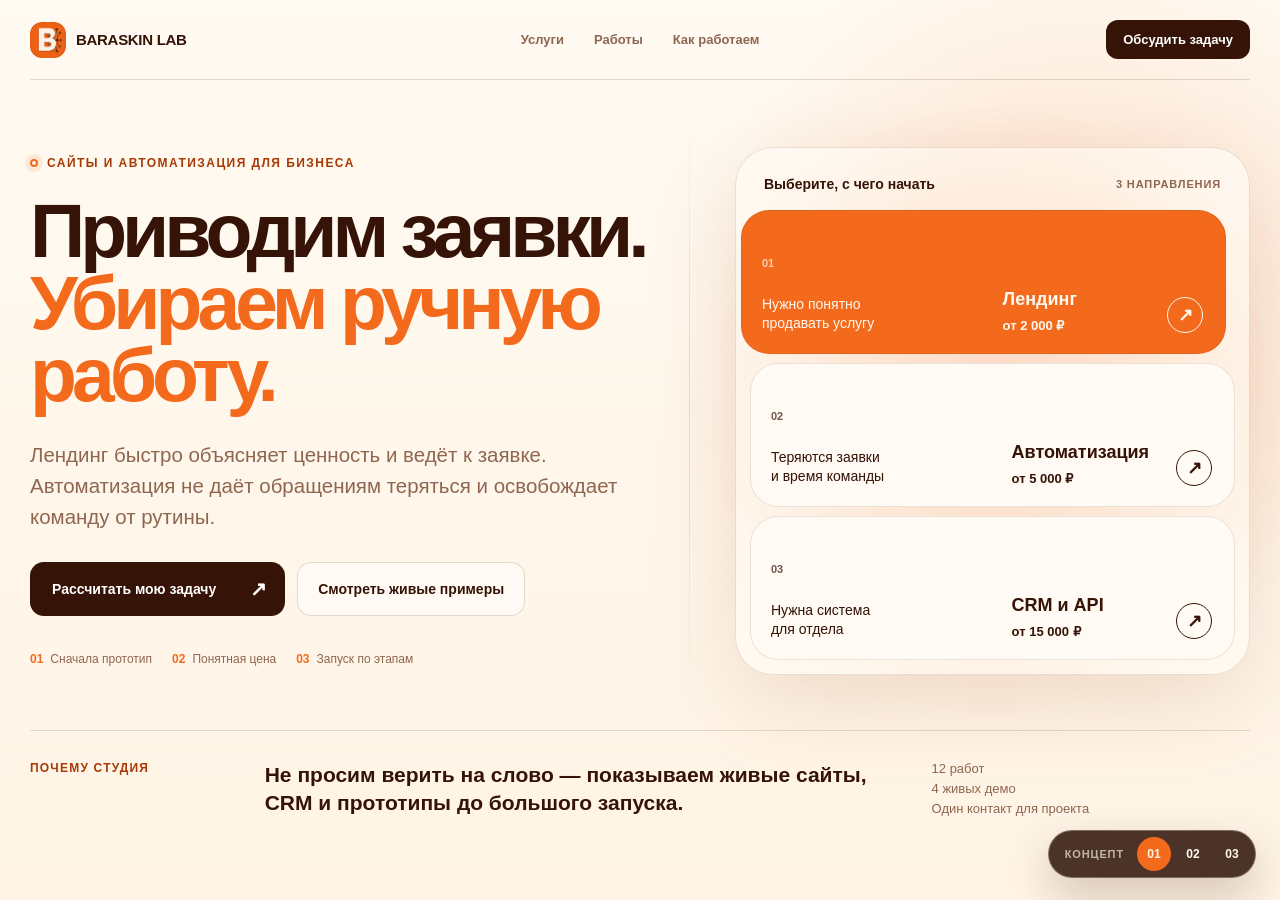
<file: concepts/index.html>
<!doctype html>
<html lang="ru">
  <head>
    <meta charset="UTF-8" />
    <meta name="viewport" content="width=device-width, initial-scale=1.0" />
    <title>BARASKIN LAB — три направления редизайна</title>
    <meta
      name="description"
      content="Три визуальных направления нового сайта BARASKIN LAB: коммерческое, студийное и интерактивное."
    />
    <meta name="theme-color" content="#f36a1d" />
    <link rel="icon" type="image/png" href="../assets/baraskin-lab-logo-clean.png" />
    <link rel="stylesheet" href="styles.css?v=20260724-1" />
  </head>
  <body data-concept="clear">
    <aside class="concept-switcher" aria-label="Выбор концепта">
      <span>Концепт</span>
      <button class="switch-button is-active" type="button" data-switch="clear">01</button>
      <button class="switch-button" type="button" data-switch="studio">02</button>
      <button class="switch-button" type="button" data-switch="route">03</button>
    </aside>

    <main>
      <section class="concept concept-clear" data-view="clear">
        <header class="clear-nav">
          <a class="concept-brand" href="#" aria-label="BARASKIN LAB">
            <img src="../assets/baraskin-lab-logo-clean.png" alt="" />
            <strong>BARASKIN LAB</strong>
          </a>
          <nav aria-label="Навигация концепта 1">
            <a href="#clear-services">Услуги</a>
            <a href="#clear-proof">Работы</a>
            <a href="#clear-process">Как работаем</a>
          </nav>
          <a class="clear-nav-cta" href="https://t.me/+79851284487" target="_blank" rel="noopener">Обсудить задачу</a>
        </header>

        <div class="clear-hero">
          <div class="clear-copy">
            <p class="micro-label"><i></i> Сайты и автоматизация для бизнеса</p>
            <h1>Приводим заявки.<br /><span>Убираем ручную работу.</span></h1>
            <p class="clear-lead">
              Лендинг быстро объясняет ценность и ведёт к заявке. Автоматизация не даёт обращениям теряться и освобождает команду от рутины.
            </p>
            <div class="clear-actions">
              <a class="clear-primary" href="https://t.me/+79851284487" target="_blank" rel="noopener">
                Рассчитать мою задачу
                <span>↗</span>
              </a>
              <a class="clear-secondary" href="#clear-proof">Смотреть живые примеры</a>
            </div>
            <div class="clear-trust" id="clear-process">
              <span><b>01</b> Сначала прототип</span>
              <span><b>02</b> Понятная цена</span>
              <span><b>03</b> Запуск по этапам</span>
            </div>
          </div>

          <div class="clear-offer" id="clear-services" aria-label="Стартовые услуги и цены">
            <div class="clear-offer-head">
              <p>Выберите, с чего начать</p>
              <span>3 направления</span>
            </div>
            <article class="clear-price-card is-featured">
              <div>
                <span class="clear-card-number">01</span>
                <p>Нужно понятно<br />продавать услугу</p>
              </div>
              <div class="clear-price">
                <strong>Лендинг</strong>
                <span>от 2 000 ₽</span>
              </div>
              <b class="clear-arrow">↗</b>
            </article>
            <article class="clear-price-card">
              <div>
                <span class="clear-card-number">02</span>
                <p>Теряются заявки<br />и время команды</p>
              </div>
              <div class="clear-price">
                <strong>Автоматизация</strong>
                <span>от 5 000 ₽</span>
              </div>
              <b class="clear-arrow">↗</b>
            </article>
            <article class="clear-price-card">
              <div>
                <span class="clear-card-number">03</span>
                <p>Нужна система<br />для отдела</p>
              </div>
              <div class="clear-price">
                <strong>CRM и API</strong>
                <span>от 15 000 ₽</span>
              </div>
              <b class="clear-arrow">↗</b>
            </article>
          </div>
        </div>

        <div class="clear-proof" id="clear-proof">
          <p>Почему студия</p>
          <strong>Не просим верить на слово — показываем живые сайты, CRM и прототипы до большого запуска.</strong>
          <div class="clear-proof-list">
            <span>12 работ</span>
            <span>4 живых демо</span>
            <span>Один контакт для проекта</span>
          </div>
        </div>
      </section>

      <section class="concept concept-studio" data-view="studio" hidden>
        <header class="studio-nav">
          <a class="studio-wordmark" href="#">BARASKIN LAB<sup>®</sup></a>
          <nav aria-label="Навигация концепта 2">
            <a href="#studio-work">WORK</a>
            <a href="#studio-services">SERVICES</a>
            <a href="https://t.me/+79851284487" target="_blank" rel="noopener">CONTACT ↗</a>
          </nav>
        </header>

        <div class="studio-hero">
          <div class="studio-orbit" aria-hidden="true">
            <div class="studio-halo halo-one"></div>
            <div class="studio-halo halo-two"></div>
            <img class="studio-logo" src="../assets/baraskin-lab-logo-clean.png" alt="" />
            <figure class="studio-shot studio-shot-one">
              <img src="../assets/portfolio-page-3.png" alt="" />
              <figcaption>LANDING / 01</figcaption>
            </figure>
            <figure class="studio-shot studio-shot-two">
              <img src="../assets/automation-flow-preview.png" alt="" />
              <figcaption>AUTOMATION / 02</figcaption>
            </figure>
            <figure class="studio-shot studio-shot-three">
              <img src="../assets/visual-poster.png" alt="" />
              <figcaption>VISUAL / 03</figcaption>
            </figure>
          </div>

          <p class="studio-kicker">DIGITAL STUDIO · SITES · SYSTEMS · VISUALS</p>
          <h1>
            Делаем бизнес<br />
            <span>понятным.</span><br />
            Процессы —<br />
            <em>автоматическими.</em>
          </h1>
          <div class="studio-bottom">
            <p>
              Проектируем сайты и цифровые системы, которые помогают продавать, не терять заявки и быстрее проверять новые идеи.
            </p>
            <div class="studio-actions">
              <a href="#studio-work">Смотреть работы <span>↓</span></a>
              <a href="https://t.me/+79851284487" target="_blank" rel="noopener">Начать проект <span>↗</span></a>
            </div>
          </div>
        </div>

        <div class="studio-rail" id="studio-services">
          <div><span>01 / LANDING</span><strong>от 2 000 ₽</strong></div>
          <div><span>02 / AUTOMATION</span><strong>от 5 000 ₽</strong></div>
          <div><span>03 / CRM + API</span><strong>от 15 000 ₽</strong></div>
          <div id="studio-work"><span>04 / LIVE PROOF</span><strong>12 работ ↗</strong></div>
        </div>
      </section>

      <section class="concept concept-route" data-view="route" hidden>
        <header class="route-nav">
          <a class="route-brand" href="#">
            <img src="../assets/baraskin-lab-logo-clean.png" alt="" />
            <span>BARASKIN<br />LAB</span>
          </a>
          <div class="route-nav-note">
            <i></i>
            Принимаем новые проекты
          </div>
          <a class="route-contact" href="https://t.me/+79851284487" target="_blank" rel="noopener">Telegram ↗</a>
        </header>

        <div class="route-layout">
          <div class="route-copy">
            <p class="route-index">03 / ИНТЕРАКТИВНЫЙ МАРШРУТ</p>
            <h1>Что сейчас<br />мешает бизнесу<br /><span>расти?</span></h1>
            <p class="route-lead">Выберите главную проблему — покажем первый разумный шаг, стоимость и ожидаемый результат.</p>
            <div class="pain-list" role="group" aria-label="Выберите проблему">
              <button class="pain-button is-active" type="button" data-pain="offer">
                <span>01</span> Клиент не понимает предложение
              </button>
              <button class="pain-button" type="button" data-pain="leads">
                <span>02</span> Заявки теряются между сервисами
              </button>
              <button class="pain-button" type="button" data-pain="routine">
                <span>03</span> Команда делает всё вручную
              </button>
              <button class="pain-button" type="button" data-pain="mvp">
                <span>04</span> Нужно быстро проверить идею
              </button>
            </div>
          </div>

          <div class="route-map">
            <svg class="route-lines" viewBox="0 0 680 650" fill="none" aria-hidden="true">
              <path d="M38 78H178C233 78 235 178 292 178H432C493 178 493 278 552 278H644" />
              <path d="M38 568H168C236 568 224 462 294 462H418C488 462 478 372 550 372H644" />
              <circle cx="38" cy="78" r="7" />
              <circle cx="292" cy="178" r="7" />
              <circle cx="552" cy="278" r="7" />
              <circle cx="168" cy="568" r="7" />
              <circle cx="418" cy="462" r="7" />
              <circle cx="644" cy="372" r="7" />
            </svg>

            <article class="solution-card">
              <div class="solution-top">
                <span>РЕШЕНИЕ / <b id="solution-number">01</b></span>
                <i>Подходит для старта</i>
              </div>
              <p class="solution-pain" id="solution-pain">Клиент не понимает, чем вы отличаетесь и что делать дальше.</p>
              <h2 id="solution-title">Лендинг с ясным оффером</h2>
              <p class="solution-text" id="solution-text">
                Соберём предложение вокруг боли клиента, покажем выгоды и приведём к одному понятному действию.
              </p>
              <div class="solution-outcome">
                <span>Что получите</span>
                <strong id="solution-outcome">Понятное предложение + адаптивная страница + кнопка заявки</strong>
              </div>
              <div class="solution-footer">
                <div>
                  <span>СТАРТ</span>
                  <strong id="solution-price">от 2 000 ₽</strong>
                </div>
                <a id="solution-link" href="https://t.me/+79851284487" target="_blank" rel="noopener">
                  Получить план
                  <span>↗</span>
                </a>
              </div>
            </article>

            <div class="route-steps" aria-label="Этапы работы">
              <span>Боль</span><i>→</i><span>Прототип</span><i>→</i><span>Запуск</span>
            </div>
          </div>
        </div>
      </section>
    </main>

    <script src="script.js?v=20260724-1"></script>
  </body>
</html>
</file>
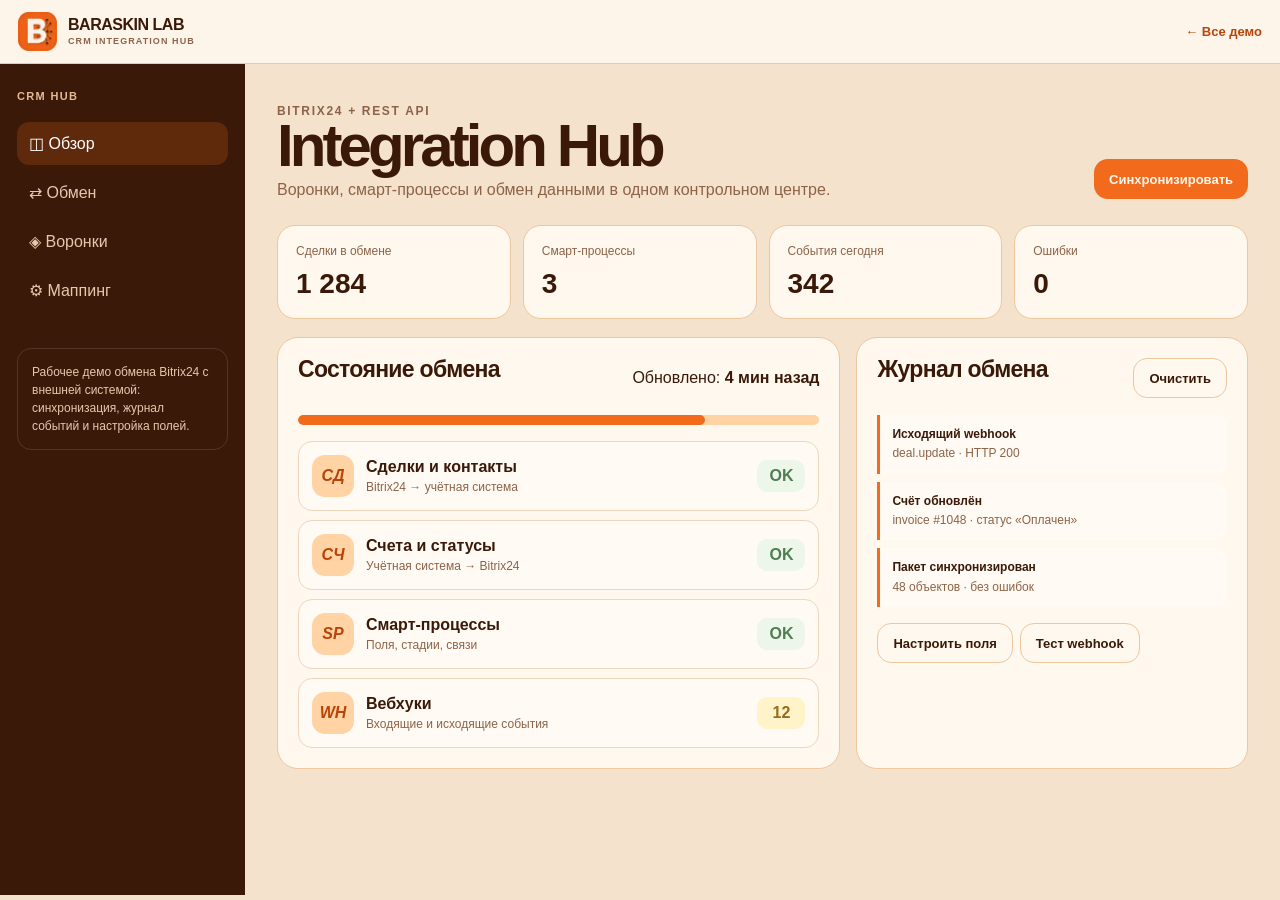
<file: projects/bitrix-hub/index.html>
<!doctype html>
<html lang="ru">
  <head>
    <meta charset="UTF-8" />
    <meta name="viewport" content="width=device-width, initial-scale=1" />
    <title>CRM Integration Hub — BARASKIN LAB</title>
    <link rel="icon" href="../../assets/baraskin-lab-logo-clean.png" />
    <link rel="stylesheet" href="../../assets/demo.css?v=20260716" />
  </head>
  <body class="demo-body" data-demo="bitrix-hub">
    <header class="demo-header">
      <a class="brand" href="../../"><img src="../../assets/baraskin-lab-logo-clean.png" alt="" /><span class="brand-copy">BARASKIN LAB<small>CRM Integration Hub</small></span></a>
      <a class="demo-back" href="../../#works">← Все демо</a>
    </header>
    <div class="demo-layout">
      <aside class="sidebar">
        <h4>CRM Hub</h4>
        <nav class="side-nav" aria-label="Разделы CRM Hub">
          <button class="active" data-section="overview">◫ <span>Обзор</span></button>
          <button data-section="exchange">⇄ <span>Обмен</span></button>
          <button data-section="pipelines">◈ <span>Воронки</span></button>
          <button data-open-mapping>⚙ <span>Маппинг</span></button>
        </nav>
        <div class="sidebar-foot">Рабочее демо обмена Bitrix24 с внешней системой: синхронизация, журнал событий и настройка полей.</div>
      </aside>
      <main class="demo-main">
        <div class="demo-title">
          <div><p class="eyebrow">Bitrix24 + REST API</p><h1>Integration Hub</h1><p>Воронки, смарт‑процессы и обмен данными в одном контрольном центре.</p></div>
          <button class="button primary small" data-sync>Синхронизировать</button>
        </div>
        <section class="metric-grid">
          <div class="metric"><span>Сделки в обмене</span><strong data-deals-count>1 284</strong></div>
          <div class="metric"><span>Смарт‑процессы</span><strong>3</strong></div>
          <div class="metric"><span>События сегодня</span><strong data-events-count>342</strong></div>
          <div class="metric"><span>Ошибки</span><strong data-errors-count>0</strong></div>
        </section>
        <div class="app-grid">
          <section class="app-panel">
            <div class="panel-head"><h2>Состояние обмена</h2><span>Обновлено: <b data-sync-stamp>4 мин назад</b></span></div>
            <div class="progress"><i data-sync-progress style="--progress:78%"></i></div>
            <div class="data-list" data-sync-services style="margin-top:16px">
              <article class="data-row" data-service="Сделки и контакты"><i class="avatar">СД</i><div class="data-copy"><strong>Сделки и контакты</strong><span>Bitrix24 → учётная система</span></div><b class="score">OK</b></article>
              <article class="data-row" data-service="Счета и статусы"><i class="avatar">СЧ</i><div class="data-copy"><strong>Счета и статусы</strong><span>Учётная система → Bitrix24</span></div><b class="score">OK</b></article>
              <article class="data-row" data-service="Смарт‑процессы"><i class="avatar">SP</i><div class="data-copy"><strong>Смарт‑процессы</strong><span>Поля, стадии, связи</span></div><b class="score">OK</b></article>
              <article class="data-row" data-service="Вебхуки"><i class="avatar">WH</i><div class="data-copy"><strong>Вебхуки</strong><span>Входящие и исходящие события</span></div><b class="score medium">12</b></article>
            </div>
          </section>
          <aside class="app-panel">
            <div class="panel-head"><h2>Журнал обмена</h2><button class="button ghost small" data-clear-log>Очистить</button></div>
            <div class="log-list" data-sync-log></div>
            <div class="row-actions" style="margin-top:16px"><button class="button ghost small" data-open-mapping>Настроить поля</button><button class="button ghost small" data-test-webhook>Тест webhook</button></div>
          </aside>
        </div>
      </main>
    </div>
    <dialog class="demo-dialog" data-mapping-dialog>
      <div class="dialog-head"><h2>Маппинг полей</h2><button class="dialog-close" data-close-dialog aria-label="Закрыть">×</button></div>
      <div class="dialog-body">
        <p class="counter-note">Свяжите поля Bitrix24 с полями внешней системы. Настройки сохраняются в браузере.</p>
        <div class="table-wrap"><table class="mapping-table"><thead><tr><th>Bitrix24</th><th>Внешняя система</th><th>Активно</th></tr></thead><tbody data-mapping-body></tbody></table></div>
      </div>
      <div class="dialog-actions"><button class="button ghost" data-reset-mapping>По умолчанию</button><button class="button primary" data-save-mapping>Сохранить маппинг</button></div>
    </dialog>
    <div class="toast"></div>
    <script src="../../assets/demo.js?v=20260716"></script>
  </body>
</html>
</file>
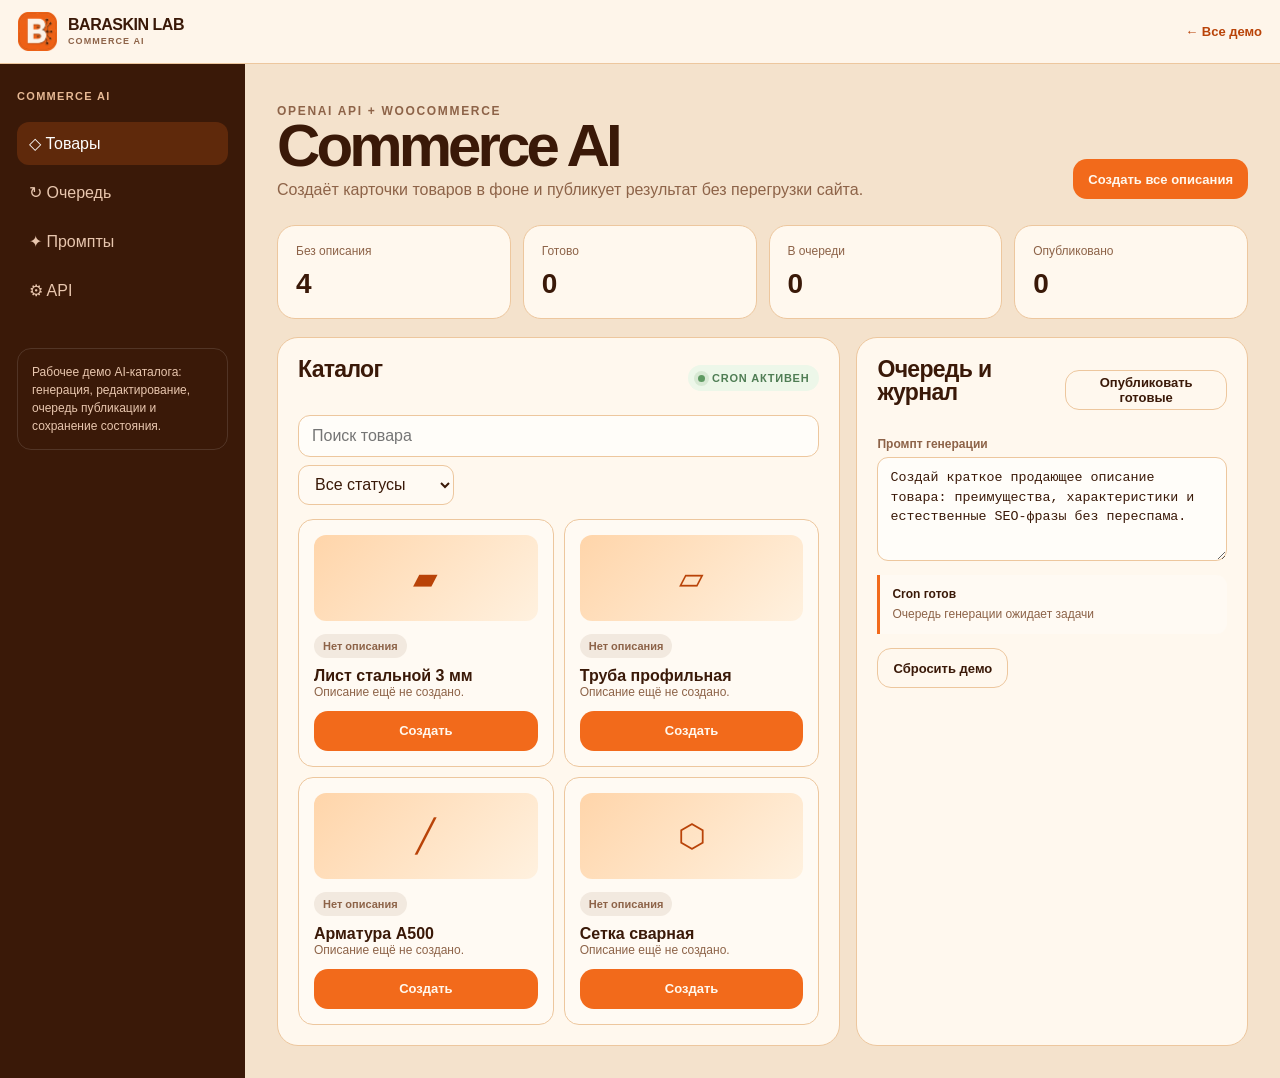
<file: projects/commerce-ai/index.html>
<!doctype html>
<html lang="ru">
  <head>
    <meta charset="UTF-8" />
    <meta name="viewport" content="width=device-width, initial-scale=1" />
    <title>Commerce AI — BARASKIN LAB</title>
    <link rel="icon" href="../../assets/baraskin-lab-logo-clean.png" />
    <link rel="stylesheet" href="../../assets/demo.css?v=20260716" />
  </head>
  <body class="demo-body" data-demo="commerce-ai">
    <header class="demo-header">
      <a class="brand" href="../../"><img src="../../assets/baraskin-lab-logo-clean.png" alt="" /><span class="brand-copy">BARASKIN LAB<small>Commerce AI</small></span></a>
      <a class="demo-back" href="../../#works">← Все демо</a>
    </header>
    <div class="demo-layout">
      <aside class="sidebar">
        <h4>Commerce AI</h4>
        <nav class="side-nav" aria-label="Разделы Commerce AI">
          <button class="active" data-section="products">◇ <span>Товары</span></button>
          <button data-section="queue">↻ <span>Очередь</span></button>
          <button data-section="prompts">✦ <span>Промпты</span></button>
          <button data-section="api">⚙ <span>API</span></button>
        </nav>
        <div class="sidebar-foot">Рабочее демо AI‑каталога: генерация, редактирование, очередь публикации и сохранение состояния.</div>
      </aside>
      <main class="demo-main">
        <div class="demo-title">
          <div><p class="eyebrow">OpenAI API + WooCommerce</p><h1>Commerce AI</h1><p>Создаёт карточки товаров в фоне и публикует результат без перегрузки сайта.</p></div>
          <button class="button primary small" data-generate-all>Создать все описания</button>
        </div>
        <section class="metric-grid">
          <div class="metric"><span>Без описания</span><strong data-products-empty>4</strong></div>
          <div class="metric"><span>Готово</span><strong data-products-ready>0</strong></div>
          <div class="metric"><span>В очереди</span><strong data-products-queue>0</strong></div>
          <div class="metric"><span>Опубликовано</span><strong data-products-published>0</strong></div>
        </section>
        <div class="app-grid">
          <section class="app-panel">
            <div class="panel-head"><h2>Каталог</h2><span class="live-pill">Cron активен</span></div>
            <div class="toolbar"><input class="search" data-product-search placeholder="Поиск товара" /><select class="select" data-product-filter><option value="all">Все статусы</option><option value="empty">Без описания</option><option value="ready">Готовы</option><option value="published">Опубликованы</option></select></div>
            <div class="product-grid" data-product-grid style="margin-top:14px"></div>
          </section>
          <aside class="app-panel">
            <div class="panel-head"><h2>Очередь и журнал</h2><button class="button ghost small" data-publish-ready>Опубликовать готовые</button></div>
            <label class="field"><span>Промпт генерации</span><textarea data-prompt>Создай краткое продающее описание товара: преимущества, характеристики и естественные SEO-фразы без переспама.</textarea></label>
            <div class="log-list" data-commerce-log style="margin-top:14px"></div>
            <button class="button ghost small" data-reset-products style="margin-top:14px">Сбросить демо</button>
          </aside>
        </div>
      </main>
    </div>
    <dialog class="demo-dialog" data-product-dialog>
      <div class="dialog-head"><h2 data-product-dialog-title>Карточка товара</h2><button class="dialog-close" data-close-dialog aria-label="Закрыть">×</button></div>
      <div class="dialog-body stack">
        <label class="field"><span>Название</span><input data-product-name /></label>
        <label class="field"><span>Описание</span><textarea data-product-description></textarea></label>
        <label class="field"><span>SEO‑заголовок</span><input data-product-seo /></label>
      </div>
      <div class="dialog-actions"><button class="button ghost" data-save-product>Сохранить</button><button class="button primary" data-publish-product>Опубликовать</button></div>
    </dialog>
    <div class="toast"></div>
    <script src="../../assets/demo.js?v=20260716"></script>
  </body>
</html>
</file>
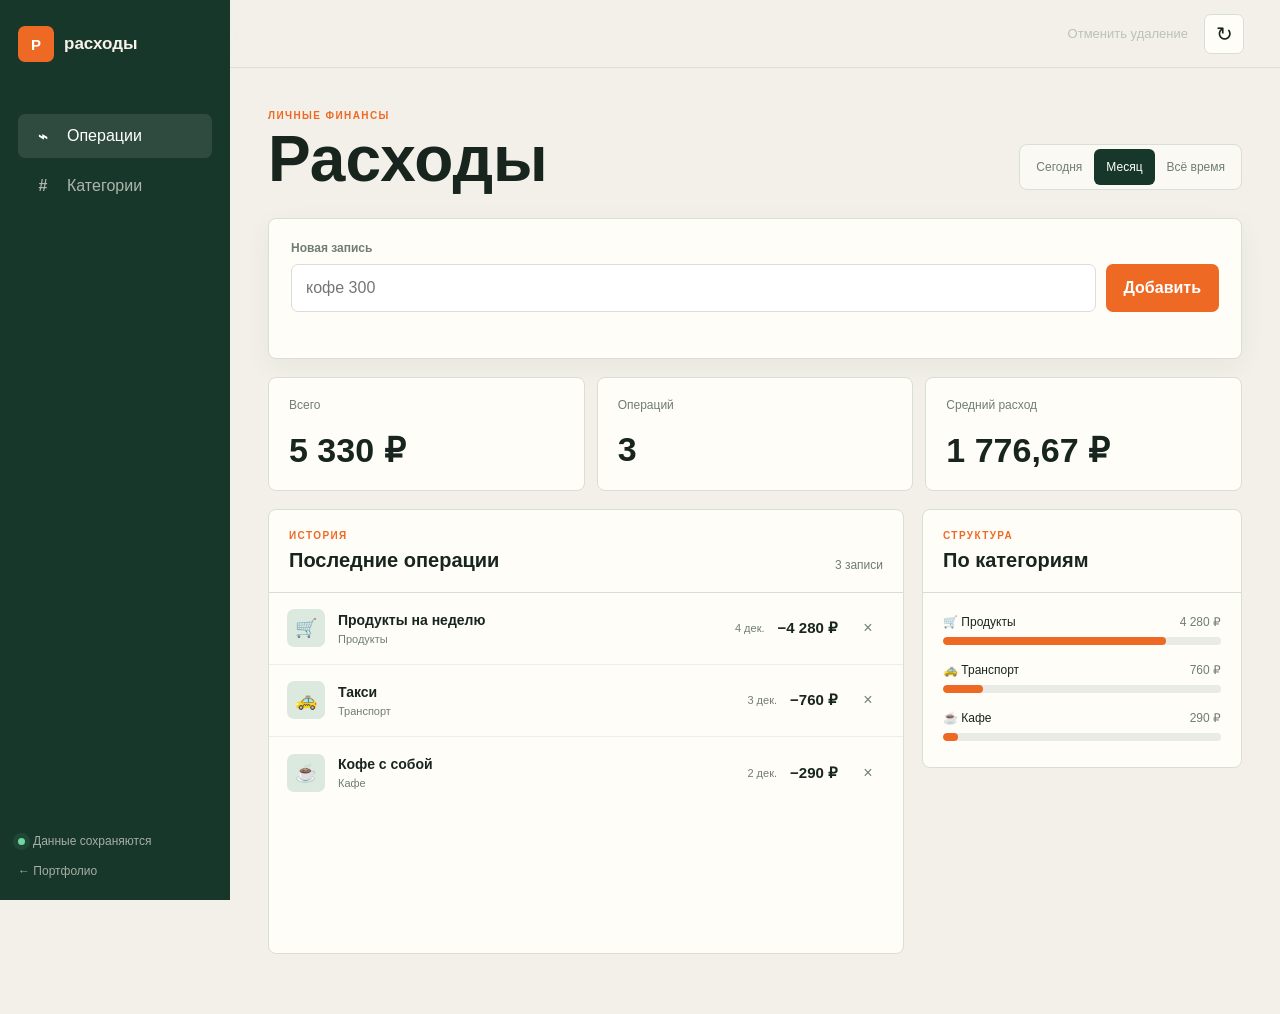
<file: projects/expenses/index.html>
<!doctype html>
<html lang="ru">
  <head>
    <meta charset="UTF-8" />
    <meta name="viewport" content="width=device-width, initial-scale=1.0" />
    <meta name="theme-color" content="#17372a" />
    <meta
      name="description"
      content="Рабочая web-версия Telegram-бота для учёта расходов: добавление записей, категории и статистика."
    />
    <title>Расходы — учёт без таблиц</title>
    <link rel="stylesheet" href="styles.css" />
  </head>
  <body>
    <div class="app-shell">
      <aside class="sidebar">
        <a class="brand" href="../../#works" aria-label="Вернуться в портфолио">
          <span class="brand-mark">Р</span>
          <span>расходы</span>
        </a>

        <nav class="app-nav" aria-label="Разделы приложения">
          <button class="nav-button active" type="button" data-view="dashboard">
            <span aria-hidden="true">⌁</span>
            Операции
          </button>
          <button class="nav-button" type="button" data-view="categories">
            <span aria-hidden="true">#</span>
            Категории
          </button>
        </nav>

        <div class="sidebar-bottom">
          <span class="project-status"><i></i> Данные сохраняются</span>
          <a href="../../#works">← Портфолио</a>
        </div>
      </aside>

      <main class="main">
        <header class="topbar">
          <button class="mobile-brand" type="button" data-view="dashboard" aria-label="Операции">
            <span class="brand-mark">Р</span>
            <span>расходы</span>
          </button>
          <div class="topbar-actions">
            <button class="text-button" id="undo-button" type="button" disabled>Отменить удаление</button>
            <button class="icon-button" id="reset-button" type="button" aria-label="Восстановить исходные данные" title="Восстановить исходные данные">↻</button>
          </div>
        </header>

        <div class="content">
          <section class="view active" data-view-panel="dashboard">
            <div class="page-heading">
              <div>
                <p class="eyebrow">Личные финансы</p>
                <h1>Расходы</h1>
              </div>
              <div class="period-control" aria-label="Период статистики">
                <button type="button" data-period="today">Сегодня</button>
                <button class="active" type="button" data-period="month">Месяц</button>
                <button type="button" data-period="all">Всё время</button>
              </div>
            </div>

            <form class="quick-add" id="expense-form">
              <label for="expense-input">Новая запись</label>
              <div class="quick-add-row">
                <input id="expense-input" name="expense" type="text" placeholder="кофе 300" autocomplete="off" />
                <button type="submit">Добавить</button>
              </div>
              <p class="form-message" id="form-message" aria-live="polite"></p>
            </form>

            <section class="stats" aria-label="Краткая статистика">
              <article>
                <span>Всего</span>
                <strong id="total-value">0 ₽</strong>
              </article>
              <article>
                <span>Операций</span>
                <strong id="expense-count">0</strong>
              </article>
              <article>
                <span>Средний расход</span>
                <strong id="average-value">0 ₽</strong>
              </article>
            </section>

            <div class="dashboard-grid">
              <section class="panel operations-panel">
                <div class="panel-heading">
                  <div>
                    <p class="eyebrow">История</p>
                    <h2>Последние операции</h2>
                  </div>
                  <span id="result-count">0 записей</span>
                </div>
                <div class="expense-list" id="expense-list"></div>
              </section>

              <section class="panel chart-panel">
                <div class="panel-heading">
                  <div>
                    <p class="eyebrow">Структура</p>
                    <h2>По категориям</h2>
                  </div>
                </div>
                <div class="category-chart" id="category-chart"></div>
              </section>
            </div>
          </section>

          <section class="view" data-view-panel="categories" hidden>
            <div class="page-heading">
              <div>
                <p class="eyebrow">Настройка</p>
                <h1>Категории</h1>
              </div>
              <button class="primary-action" id="open-category-dialog" type="button">+ Добавить категорию</button>
            </div>
            <section class="panel categories-panel">
              <div class="category-list" id="category-list"></div>
            </section>
          </section>
        </div>
      </main>
    </div>

    <dialog class="modal" id="category-picker" aria-labelledby="category-picker-title">
      <div class="modal-head">
        <div>
          <p class="eyebrow">Новая операция</p>
          <h2 id="category-picker-title">Выберите категорию</h2>
        </div>
        <button class="modal-close" type="button" data-close-dialog aria-label="Закрыть">×</button>
      </div>
      <div class="pending-expense" id="pending-expense"></div>
      <div class="category-picker-grid" id="category-picker-grid"></div>
    </dialog>

    <dialog class="modal small" id="new-category-dialog" aria-labelledby="new-category-title">
      <div class="modal-head">
        <div>
          <p class="eyebrow">Категории</p>
          <h2 id="new-category-title">Новая категория</h2>
        </div>
        <button class="modal-close" type="button" data-close-dialog aria-label="Закрыть">×</button>
      </div>
      <form id="category-form" class="category-form">
        <label for="category-name">Название</label>
        <input id="category-name" type="text" placeholder="Например, Питомцы" maxlength="30" />
        <label for="category-icon">Символ</label>
        <input id="category-icon" type="text" placeholder="●" maxlength="3" />
        <button type="submit">Добавить</button>
      </form>
    </dialog>

    <script src="app.js"></script>
  </body>
</html>
</file>
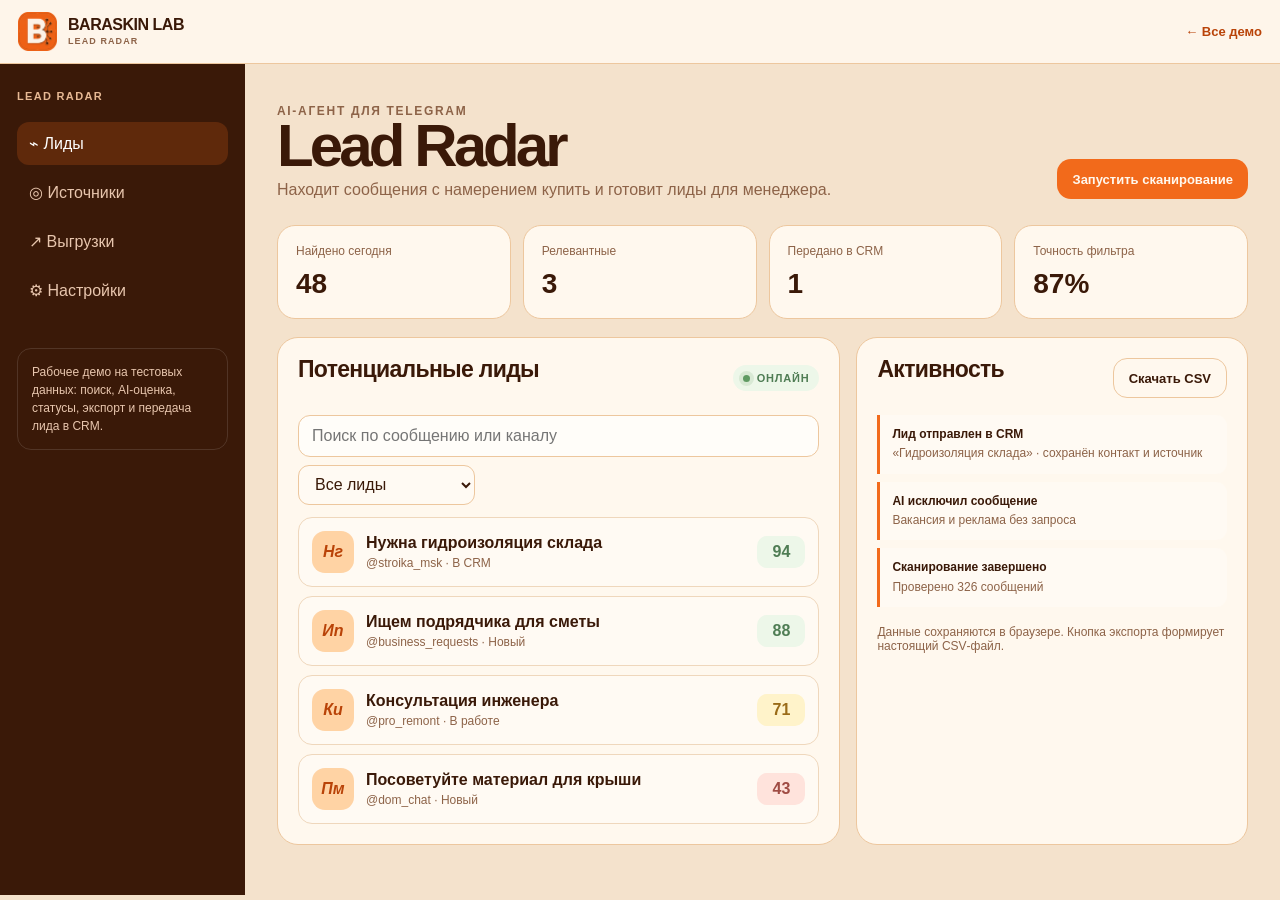
<file: projects/lead-radar/index.html>
<!doctype html>
<html lang="ru">
  <head>
    <meta charset="UTF-8" />
    <meta name="viewport" content="width=device-width, initial-scale=1" />
    <title>Lead Radar — BARASKIN LAB</title>
    <link rel="icon" href="../../assets/baraskin-lab-logo-clean.png" />
    <link rel="stylesheet" href="../../assets/demo.css?v=20260716" />
  </head>
  <body class="demo-body" data-demo="lead-radar">
    <header class="demo-header">
      <a class="brand" href="../../"><img src="../../assets/baraskin-lab-logo-clean.png" alt="" /><span class="brand-copy">BARASKIN LAB<small>Lead Radar</small></span></a>
      <a class="demo-back" href="../../#works">← Все демо</a>
    </header>
    <div class="demo-layout">
      <aside class="sidebar">
        <h4>Lead Radar</h4>
        <nav class="side-nav" aria-label="Разделы Lead Radar">
          <button class="active" data-section="leads">⌁ <span>Лиды</span></button>
          <button data-section="sources">◎ <span>Источники</span></button>
          <button data-section="exports">↗ <span>Выгрузки</span></button>
          <button data-section="settings">⚙ <span>Настройки</span></button>
        </nav>
        <div class="sidebar-foot">Рабочее демо на тестовых данных: поиск, AI‑оценка, статусы, экспорт и передача лида в CRM.</div>
      </aside>
      <main class="demo-main">
        <div class="demo-title">
          <div><p class="eyebrow">AI‑агент для Telegram</p><h1>Lead Radar</h1><p>Находит сообщения с намерением купить и готовит лиды для менеджера.</p></div>
          <button class="button primary small" data-scan>Запустить сканирование</button>
        </div>
        <section class="metric-grid">
          <div class="metric"><span>Найдено сегодня</span><strong data-leads-total>48</strong></div>
          <div class="metric"><span>Релевантные</span><strong data-leads-relevant>12</strong></div>
          <div class="metric"><span>Передано в CRM</span><strong data-leads-crm>9</strong></div>
          <div class="metric"><span>Точность фильтра</span><strong>87%</strong></div>
        </section>
        <div class="app-grid">
          <section class="app-panel">
            <div class="panel-head"><h2>Потенциальные лиды</h2><span class="live-pill" data-scan-status>Онлайн</span></div>
            <div class="toolbar">
              <input class="search" data-lead-search placeholder="Поиск по сообщению или каналу" />
              <select class="select" data-lead-filter aria-label="Фильтр лидов">
                <option value="all">Все лиды</option>
                <option value="hot">Горячие 80+</option>
                <option value="new">Только новые</option>
                <option value="crm">Переданы в CRM</option>
              </select>
            </div>
            <div class="data-list" data-lead-list style="margin-top:12px"></div>
          </section>
          <aside class="app-panel">
            <div class="panel-head"><h2>Активность</h2><button class="button ghost small" data-export-leads>Скачать CSV</button></div>
            <div class="log-list" data-lead-log></div>
            <p class="demo-note">Данные сохраняются в браузере. Кнопка экспорта формирует настоящий CSV‑файл.</p>
          </aside>
        </div>
      </main>
    </div>
    <dialog class="demo-dialog" data-lead-dialog>
      <div class="dialog-head"><h2 data-lead-dialog-title>Карточка лида</h2><button class="dialog-close" data-close-dialog aria-label="Закрыть">×</button></div>
      <div class="dialog-body stack">
        <p data-lead-dialog-meta></p>
        <div class="template-card"><strong>AI‑резюме</strong><p data-lead-dialog-summary></p></div>
        <label class="field"><span>Статус</span><select data-lead-status><option value="new">Новый</option><option value="contacted">В работе</option><option value="crm">Передан в CRM</option><option value="rejected">Отклонён</option></select></label>
        <label class="field"><span>Комментарий менеджера</span><textarea data-lead-note placeholder="Что нужно уточнить у клиента"></textarea></label>
      </div>
      <div class="dialog-actions"><button class="button ghost" data-save-lead>Сохранить</button><button class="button primary" data-send-crm>Передать в CRM</button></div>
    </dialog>
    <div class="toast"></div>
    <script src="../../assets/demo.js?v=20260716"></script>
  </body>
</html>
</file>
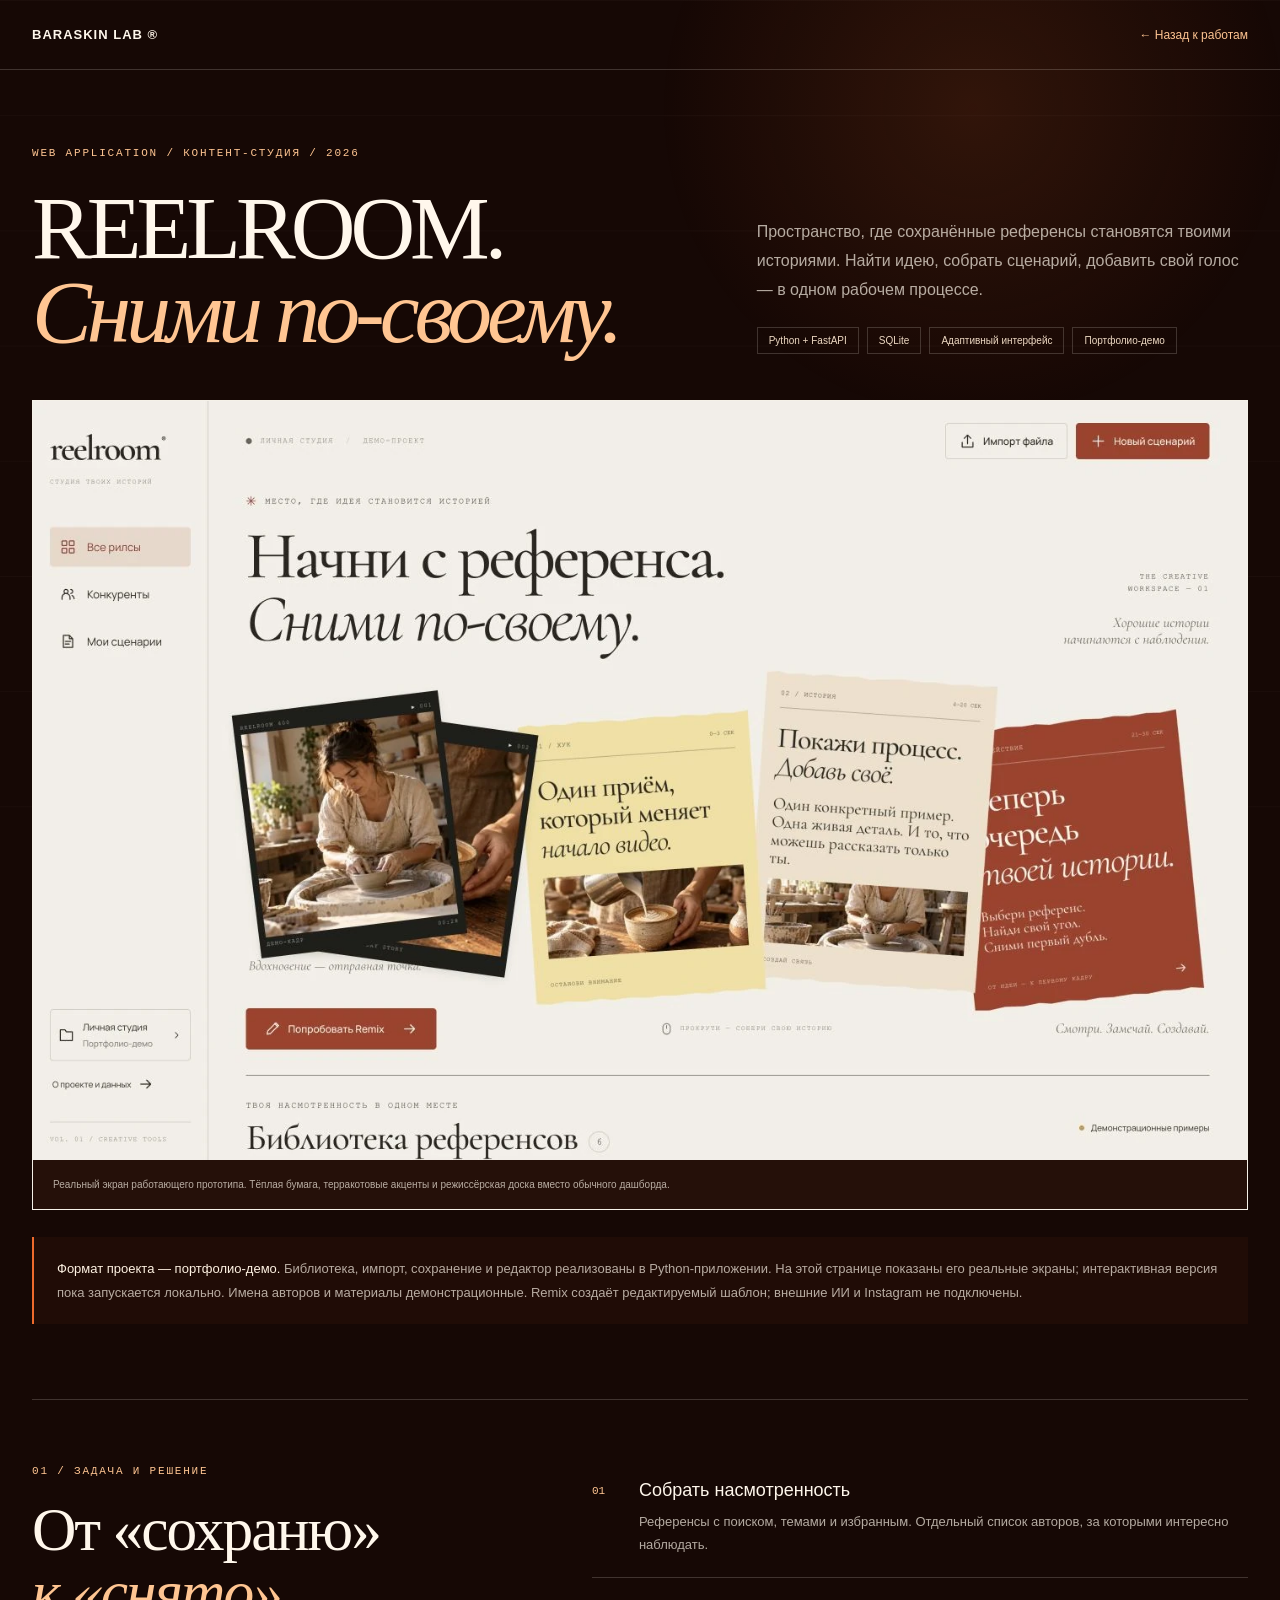
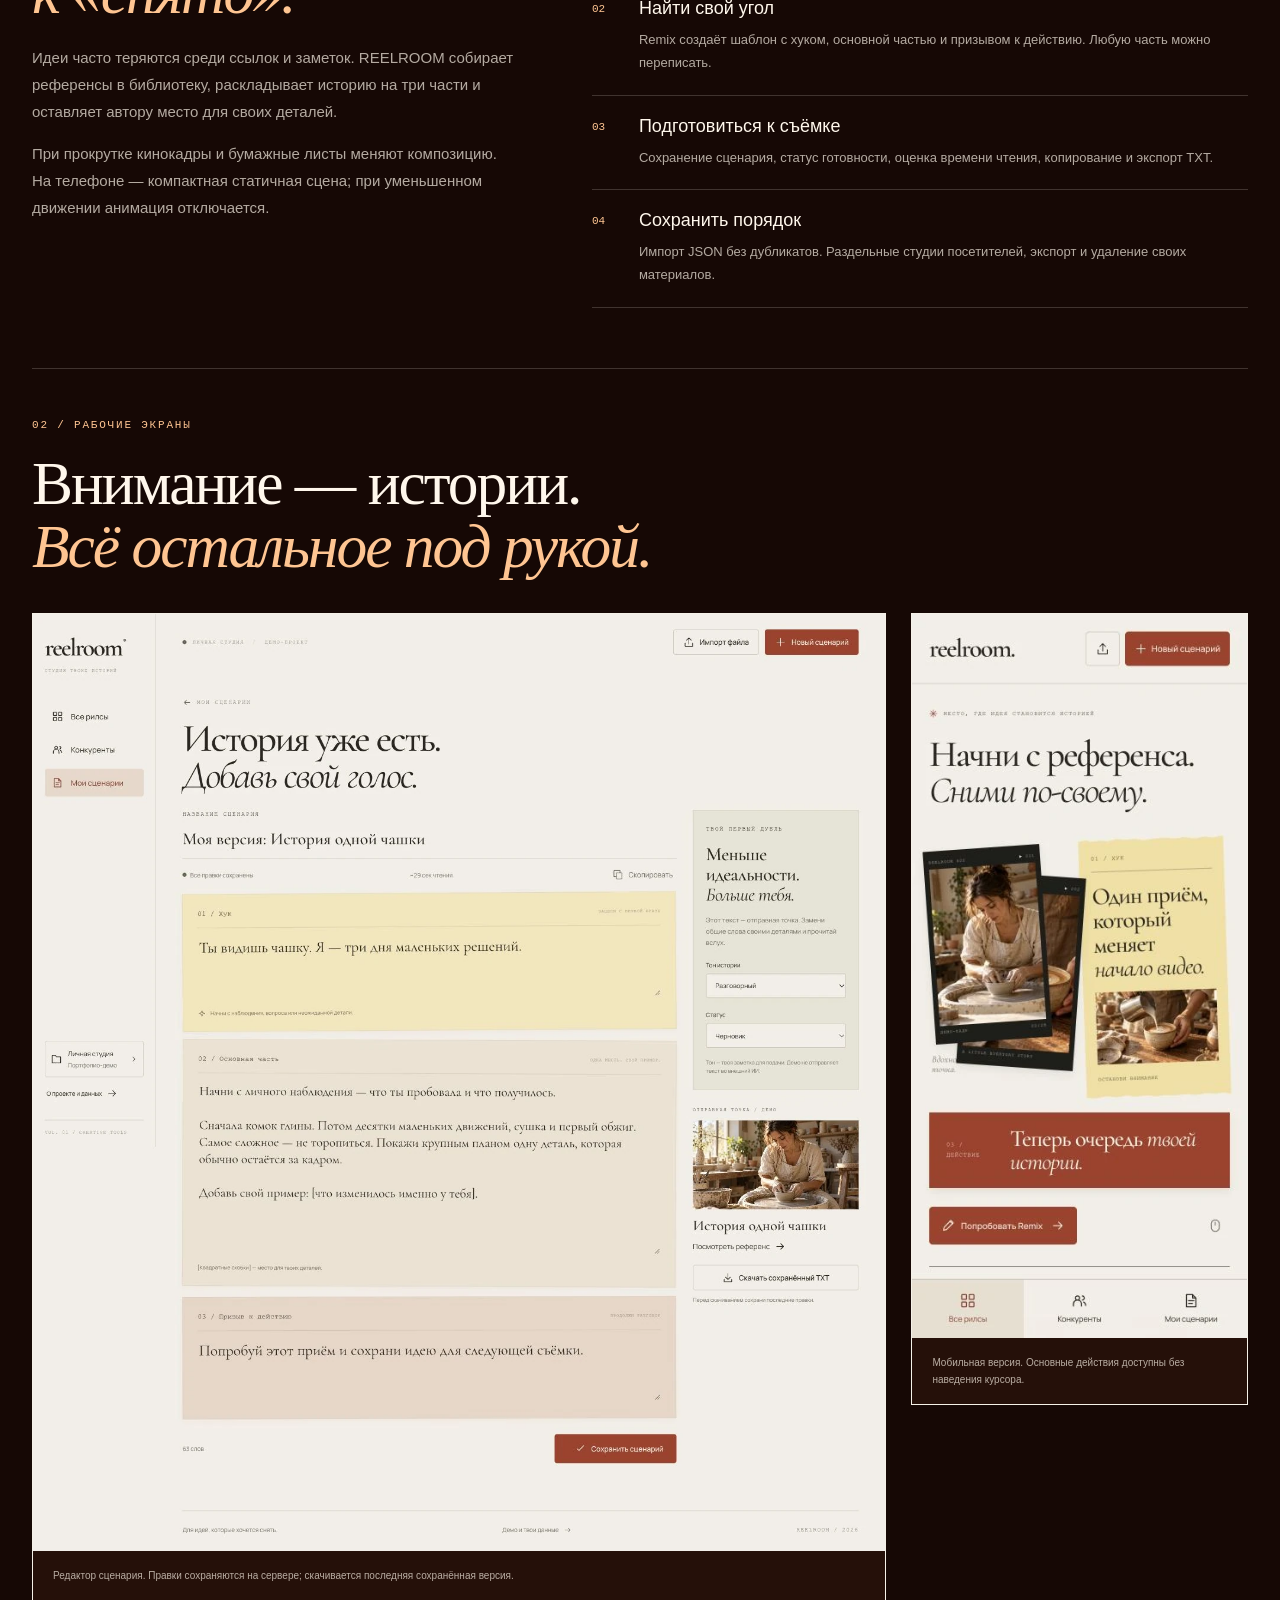
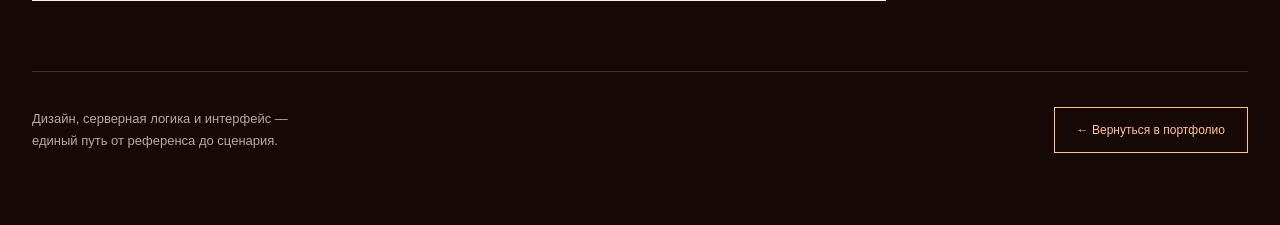
<file: projects/reelroom/index.html>
<!doctype html>
<html lang="ru">
<head>
  <meta charset="utf-8">
  <meta name="viewport" content="width=device-width,initial-scale=1">
  <title>REELROOM — студия референсов и сценариев | BARASKIN LAB</title>
  <meta name="description" content="Кейс REELROOM: Python-приложение с библиотекой рилсов, Remix, редактором сценариев, импортом и сохранением данных.">
  <meta name="theme-color" content="#160805">
  <meta property="og:type" content="website">
  <meta property="og:title" content="REELROOM — из референса в свою историю">
  <meta property="og:description" content="Творческая студия на Python: реальные экраны, библиотека рилсов и рабочий редактор сценариев.">
  <meta property="og:image" content="https://wm669vjvr2-ui.github.io/baraskinlab/assets/reelroom-desktop.webp">
  <meta property="og:url" content="https://wm669vjvr2-ui.github.io/baraskinlab/projects/reelroom/">
  <link rel="canonical" href="https://wm669vjvr2-ui.github.io/baraskinlab/projects/reelroom/">
  <link rel="icon" href="../../assets/baraskin-lab-logo-motion.png">
  <link rel="stylesheet" href="../../styles.css?v=20260724-2">
  <link rel="stylesheet" href="../../reelroom-case.css?v=20261019-1">
</head>
<body class="reelroom-page">
  <header class="rr-case-header"><a href="../../">BARASKIN LAB ®</a><a href="../../#reelroom">← Назад к работам</a></header>
  <main class="rr-case-main">
    <span class="rr-case-label">WEB APPLICATION / КОНТЕНТ-СТУДИЯ / 2026</span>
    <div class="rr-case-intro">
      <h1>REELROOM.<br><em>Сними по-своему.</em></h1>
      <div><p>Пространство, где сохранённые референсы становятся твоими историями. Найти идею, собрать сценарий, добавить свой голос — в одном рабочем процессе.</p><ul class="rr-case-chips"><li>Python + FastAPI</li><li>SQLite</li><li>Адаптивный интерфейс</li><li>Портфолио-демо</li></ul></div>
    </div>
    <figure class="rr-case-cover"><a href="../../assets/reelroom-desktop.webp"><img src="../../assets/reelroom-desktop.webp" alt="Главная REELROOM: кинокадры и три бумажные карточки — хук, история, действие" width="1440" height="900"></a><figcaption>Реальный экран работающего прототипа. Тёплая бумага, терракотовые акценты и режиссёрская доска вместо обычного дашборда.</figcaption></figure>
    <p class="rr-case-note"><strong>Формат проекта — портфолио-демо.</strong> Библиотека, импорт, сохранение и редактор реализованы в Python-приложении. На этой странице показаны его реальные экраны; интерактивная версия пока запускается локально. Имена авторов и материалы демонстрационные. Remix создаёт редактируемый шаблон; внешние ИИ и Instagram не подключены.</p>
    <section class="rr-case-section"><div><span class="rr-case-label">01 / ЗАДАЧА И РЕШЕНИЕ</span><h2>От «сохраню»<br><em>к «снято».</em></h2><p>Идеи часто теряются среди ссылок и заметок. REELROOM собирает референсы в библиотеку, раскладывает историю на три части и оставляет автору место для своих деталей.</p><p>При прокрутке кинокадры и бумажные листы меняют композицию. На телефоне — компактная статичная сцена; при уменьшенном движении анимация отключается.</p></div>
    <ol class="rr-feature-list">
      <li><span>01</span><div><h3>Собрать насмотренность</h3><p>Референсы с поиском, темами и избранным. Отдельный список авторов, за которыми интересно наблюдать.</p></div></li>
      <li><span>02</span><div><h3>Найти свой угол</h3><p>Remix создаёт шаблон с хуком, основной частью и призывом к действию. Любую часть можно переписать.</p></div></li>
      <li><span>03</span><div><h3>Подготовиться к съёмке</h3><p>Сохранение сценария, статус готовности, оценка времени чтения, копирование и экспорт TXT.</p></div></li>
      <li><span>04</span><div><h3>Сохранить порядок</h3><p>Импорт JSON без дубликатов. Раздельные студии посетителей, экспорт и удаление своих материалов.</p></div></li>
    </ol></section>
    <section class="rr-case-screens"><span class="rr-case-label">02 / РАБОЧИЕ ЭКРАНЫ</span><h2>Внимание — истории.<br><em>Всё остальное под рукой.</em></h2><div class="rr-screen-grid">
      <figure class="rr-case-screen"><a href="../../assets/reelroom-editor.webp"><img src="../../assets/reelroom-editor.webp" alt="Редактор REELROOM: редактируемые хук, основная часть, призыв к действию и сохранение" loading="lazy"></a><figcaption>Редактор сценария. Правки сохраняются на сервере; скачивается последняя сохранённая версия.</figcaption></figure>
      <figure class="rr-case-screen mobile"><a href="../../assets/reelroom-mobile.webp"><img src="../../assets/reelroom-mobile.webp" alt="Мобильная версия REELROOM с нижней навигацией" width="390" height="844" loading="lazy"></a><figcaption>Мобильная версия. Основные действия доступны без наведения курсора.</figcaption></figure>
    </div></section>
    <footer class="rr-case-foot"><p>Дизайн, серверная логика и интерфейс —<br>единый путь от референса до сценария.</p><a href="../../#reelroom">← Вернуться в портфолио</a></footer>
  </main>
</body>
</html>
</file>
<file: concepts/styles.css>
:root {
  color-scheme: light;
  --orange: #f36a1d;
  --orange-deep: #a83905;
  --orange-soft: #ffd1a6;
  --cream: #fff4e5;
  --cream-light: #fffaf2;
  --ink: #351307;
  --muted: #8f6650;
  --line: rgba(88, 43, 17, 0.16);
  --motion: cubic-bezier(0.52, 0.01, 0, 1);
}

* {
  box-sizing: border-box;
}

html {
  scroll-behavior: smooth;
}

body {
  margin: 0;
  min-width: 320px;
  min-height: 100vh;
  overflow-x: hidden;
  font-family: Inter, "SF Pro Display", "SF Pro Text", Arial, sans-serif;
  color: var(--ink);
  background: var(--cream);
}

button,
a {
  color: inherit;
  font: inherit;
}

a {
  text-decoration: none;
}

button {
  border: 0;
}

img {
  display: block;
  max-width: 100%;
}

.concept[hidden] {
  display: none;
}

.concept {
  min-height: 100vh;
  animation: conceptIn 700ms var(--motion) both;
}

.concept-switcher {
  position: fixed;
  right: 24px;
  bottom: 22px;
  z-index: 100;
  display: flex;
  align-items: center;
  gap: 5px;
  padding: 6px;
  border: 1px solid rgba(255, 255, 255, 0.28);
  border-radius: 999px;
  background: rgba(47, 19, 8, 0.86);
  color: #fff8ee;
  box-shadow: 0 18px 45px rgba(53, 19, 7, 0.22);
  backdrop-filter: blur(18px);
}

.concept-switcher > span {
  padding: 0 8px 0 10px;
  color: rgba(255, 248, 238, 0.66);
  font-size: 11px;
  font-weight: 700;
  letter-spacing: 0.08em;
  text-transform: uppercase;
}

.switch-button {
  width: 34px;
  height: 34px;
  border-radius: 50%;
  background: transparent;
  color: #fff8ee;
  cursor: pointer;
  font-size: 12px;
  font-weight: 800;
  transition: background 350ms var(--motion), color 350ms var(--motion), transform 350ms var(--motion);
}

.switch-button:hover {
  transform: translateY(-2px);
}

.switch-button.is-active {
  background: var(--orange);
}

/* Concept 01 — clear conversion */

.concept-clear {
  overflow: hidden;
  background:
    radial-gradient(circle at 84% 32%, rgba(243, 106, 29, 0.16), transparent 30%),
    linear-gradient(180deg, #fffaf2 0%, #fff4e5 100%);
}

.clear-nav {
  position: relative;
  z-index: 4;
  display: grid;
  grid-template-columns: 1fr auto 1fr;
  align-items: center;
  width: min(1220px, calc(100% - 56px));
  margin: 0 auto;
  padding: 20px 0;
  border-bottom: 1px solid var(--line);
}

.concept-brand {
  display: flex;
  align-items: center;
  gap: 10px;
  width: max-content;
  font-size: 15px;
  letter-spacing: -0.02em;
}

.concept-brand img {
  width: 36px;
  height: 36px;
  border-radius: 12px;
}

.clear-nav nav {
  display: flex;
  gap: 30px;
  color: var(--muted);
  font-size: 13px;
  font-weight: 600;
}

.clear-nav nav a {
  transition: color 250ms ease;
}

.clear-nav nav a:hover {
  color: var(--ink);
}

.clear-nav-cta {
  justify-self: end;
  padding: 12px 17px;
  border-radius: 12px;
  background: var(--ink);
  color: #fff;
  font-size: 13px;
  font-weight: 800;
  transition: transform 300ms var(--motion), background 300ms var(--motion);
}

.clear-nav-cta:hover,
.clear-primary:hover {
  transform: translateY(-3px);
  background: #5a210d;
}

.clear-hero {
  position: relative;
  display: grid;
  grid-template-columns: minmax(0, 1fr) minmax(430px, 0.82fr);
  align-items: center;
  gap: clamp(36px, 6vw, 96px);
  width: min(1220px, calc(100% - 56px));
  min-height: 650px;
  margin: 0 auto;
  padding: 66px 0 54px;
}

.clear-hero::before {
  content: "";
  position: absolute;
  z-index: 0;
  top: 0;
  left: 54%;
  width: 1px;
  height: 100%;
  background: linear-gradient(transparent, rgba(124, 67, 29, 0.17), transparent);
}

.clear-copy,
.clear-offer {
  position: relative;
  z-index: 2;
}

.micro-label {
  display: flex;
  align-items: center;
  gap: 9px;
  margin: 0 0 24px;
  color: var(--orange-deep);
  font-size: 12px;
  font-weight: 800;
  letter-spacing: 0.12em;
  text-transform: uppercase;
}

.micro-label i {
  width: 8px;
  height: 8px;
  border: 2px solid var(--orange);
  border-radius: 50%;
  box-shadow: 0 0 0 5px rgba(243, 106, 29, 0.12);
  animation: clearPulse 2.2s ease-in-out infinite;
}

.clear-copy h1 {
  max-width: 720px;
  margin: 0;
  font-size: clamp(58px, 6vw, 88px);
  line-height: 0.94;
  letter-spacing: -0.065em;
}

.clear-copy h1 span {
  color: var(--orange);
}

.clear-lead {
  max-width: 620px;
  margin: 30px 0;
  color: var(--muted);
  font-size: clamp(17px, 1.6vw, 21px);
  line-height: 1.5;
}

.clear-actions {
  display: flex;
  align-items: center;
  gap: 12px;
}

.clear-primary,
.clear-secondary {
  display: inline-flex;
  min-height: 54px;
  align-items: center;
  justify-content: center;
  border-radius: 14px;
  font-size: 14px;
  font-weight: 800;
}

.clear-primary {
  gap: 34px;
  padding: 0 18px 0 22px;
  background: var(--ink);
  color: white;
  transition: transform 300ms var(--motion), background 300ms var(--motion);
}

.clear-primary span {
  font-size: 20px;
}

.clear-secondary {
  padding: 0 20px;
  border: 1px solid var(--line);
  background: rgba(255, 255, 255, 0.46);
}

.clear-trust {
  display: flex;
  flex-wrap: wrap;
  gap: 20px;
  margin-top: 36px;
  color: var(--muted);
  font-size: 12px;
}

.clear-trust span {
  display: flex;
  align-items: center;
  gap: 7px;
}

.clear-trust b {
  color: var(--orange);
}

.clear-offer {
  padding: 14px;
  border: 1px solid rgba(114, 55, 20, 0.15);
  border-radius: 38px;
  background: rgba(255, 250, 242, 0.78);
  box-shadow: 0 28px 90px rgba(142, 66, 18, 0.14);
  backdrop-filter: blur(16px);
}

.clear-offer::before {
  content: "";
  position: absolute;
  z-index: -1;
  inset: -80px;
  border-radius: 50%;
  background: radial-gradient(circle, rgba(243, 106, 29, 0.22), transparent 64%);
  filter: blur(30px);
  animation: clearGlow 7s ease-in-out infinite;
}

.clear-offer-head {
  display: flex;
  align-items: center;
  justify-content: space-between;
  padding: 14px 14px 18px;
}

.clear-offer-head p {
  margin: 0;
  font-size: 14px;
  font-weight: 800;
}

.clear-offer-head span {
  color: var(--muted);
  font-size: 11px;
  font-weight: 700;
  letter-spacing: 0.08em;
  text-transform: uppercase;
}

.clear-price-card {
  display: grid;
  grid-template-columns: minmax(0, 1.2fr) minmax(145px, 0.8fr) 38px;
  align-items: end;
  gap: 12px;
  min-height: 144px;
  padding: 20px;
  border: 1px solid rgba(111, 55, 22, 0.13);
  border-radius: 28px;
  background: #fffaf3;
  transition: transform 450ms var(--motion), background 450ms var(--motion), color 450ms var(--motion);
}

.clear-price-card + .clear-price-card {
  margin-top: 9px;
}

.clear-price-card:hover,
.clear-price-card.is-featured {
  background: var(--orange);
  color: #fff8ef;
  transform: translateX(-9px);
}

.clear-card-number {
  display: block;
  margin-bottom: 26px;
  color: currentColor;
  font-size: 11px;
  font-weight: 800;
  opacity: 0.7;
}

.clear-price-card p {
  margin: 0;
  font-size: 14px;
  line-height: 1.35;
}

.clear-price {
  display: grid;
  gap: 8px;
}

.clear-price strong {
  font-size: 18px;
}

.clear-price span {
  font-size: 13px;
  font-weight: 700;
}

.clear-arrow {
  display: grid;
  width: 36px;
  height: 36px;
  place-items: center;
  border: 1px solid currentColor;
  border-radius: 50%;
  font-size: 18px;
}

.clear-proof {
  display: grid;
  grid-template-columns: 0.45fr 1.4fr 0.7fr;
  gap: 30px;
  width: min(1220px, calc(100% - 56px));
  margin: 0 auto 38px;
  padding: 30px 0 0;
  border-top: 1px solid var(--line);
}

.clear-proof > p {
  margin: 0;
  color: var(--orange-deep);
  font-size: 12px;
  font-weight: 800;
  letter-spacing: 0.1em;
  text-transform: uppercase;
}

.clear-proof > strong {
  max-width: 680px;
  font-size: 21px;
  line-height: 1.32;
}

.clear-proof-list {
  display: grid;
  gap: 5px;
  color: var(--muted);
  font-size: 13px;
}

/* Concept 02 — editorial studio */

.concept-studio {
  position: relative;
  overflow: hidden;
  background:
    radial-gradient(circle at 68% 42%, rgba(238, 93, 19, 0.26), transparent 24%),
    #160805;
  color: #fff5e8;
}

.concept-studio::after {
  content: "";
  position: absolute;
  inset: 0;
  pointer-events: none;
  background-image: linear-gradient(rgba(255, 248, 235, 0.035) 1px, transparent 1px);
  background-size: 100% 9.2vw;
}

.studio-nav {
  position: relative;
  z-index: 5;
  display: flex;
  align-items: center;
  justify-content: space-between;
  width: min(1380px, calc(100% - 64px));
  margin: 0 auto;
  padding: 25px 0 18px;
  border-bottom: 1px solid rgba(255, 245, 232, 0.18);
}

.studio-wordmark {
  font-size: 15px;
  font-weight: 800;
  letter-spacing: 0.02em;
}

.studio-wordmark sup {
  margin-left: 4px;
  color: var(--orange);
  font-size: 8px;
}

.studio-nav nav {
  display: flex;
  align-items: center;
  gap: 34px;
  font-size: 11px;
  font-weight: 700;
  letter-spacing: 0.14em;
}

.studio-nav a {
  transition: color 500ms var(--motion);
}

.studio-nav a:hover {
  color: var(--orange-soft);
}

.studio-hero {
  position: relative;
  z-index: 2;
  width: min(1380px, calc(100% - 64px));
  min-height: 668px;
  margin: 0 auto;
  padding: 52px 0 34px;
}

.studio-kicker {
  margin: 0 0 35px;
  color: var(--orange-soft);
  font-size: 10px;
  font-weight: 700;
  letter-spacing: 0.17em;
}

.studio-hero h1 {
  position: relative;
  z-index: 3;
  max-width: 780px;
  margin: 0;
  font-family: "Iowan Old Style", "Palatino Linotype", Georgia, serif;
  font-size: clamp(66px, 7vw, 104px);
  font-weight: 400;
  line-height: 0.84;
  letter-spacing: -0.065em;
}

.studio-hero h1 span {
  color: var(--orange);
}

.studio-hero h1 em {
  color: #ffd7b5;
  font-weight: 400;
}

.studio-orbit {
  position: absolute;
  z-index: 1;
  top: 28px;
  right: -26px;
  width: 550px;
  height: 550px;
}

.studio-logo {
  position: absolute;
  z-index: 2;
  top: 50%;
  left: 50%;
  width: 250px;
  height: 250px;
  border-radius: 68px;
  transform: translate(-50%, -50%) rotate(5deg);
  box-shadow:
    0 0 0 1px rgba(255, 248, 235, 0.24),
    0 35px 100px rgba(243, 106, 29, 0.28);
  animation: studioArtifact 6.65s ease-in-out infinite;
}

.studio-halo {
  position: absolute;
  top: 50%;
  left: 50%;
  border: 1px solid rgba(255, 214, 180, 0.2);
  border-radius: 50%;
  transform: translate(-50%, -50%);
}

.halo-one {
  width: 420px;
  height: 420px;
  animation: haloSpin 16s linear infinite;
}

.halo-two {
  width: 525px;
  height: 525px;
  border-style: dashed;
  animation: haloSpin 28s linear reverse infinite;
}

.studio-halo::before,
.studio-halo::after {
  content: "";
  position: absolute;
  width: 8px;
  height: 8px;
  border-radius: 50%;
  background: var(--orange);
  box-shadow: 0 0 22px var(--orange);
}

.studio-halo::before {
  top: 13%;
  left: 13%;
}

.studio-halo::after {
  right: 4%;
  bottom: 28%;
}

.studio-shot {
  position: absolute;
  z-index: 3;
  margin: 0;
  border: 1px solid rgba(255, 245, 232, 0.3);
  background: rgba(35, 12, 6, 0.82);
  box-shadow: 0 24px 70px rgba(0, 0, 0, 0.42);
  backdrop-filter: blur(10px);
  animation: shotFloat 7s var(--motion) infinite;
}

.studio-shot img {
  width: 100%;
  height: 100%;
  object-fit: cover;
}

.studio-shot figcaption {
  position: absolute;
  right: 7px;
  bottom: 7px;
  padding: 5px 7px;
  background: rgba(22, 8, 5, 0.76);
  color: #fff0df;
  font-size: 8px;
  letter-spacing: 0.12em;
}

.studio-shot-one {
  top: 25px;
  right: 50px;
  width: 150px;
  height: 108px;
  transform: rotate(6deg);
}

.studio-shot-two {
  right: 6px;
  bottom: 76px;
  width: 176px;
  height: 124px;
  animation-delay: -2s;
  transform: rotate(-4deg);
}

.studio-shot-three {
  bottom: 38px;
  left: 18px;
  width: 100px;
  height: 142px;
  animation-delay: -4s;
  transform: rotate(4deg);
}

.studio-bottom {
  position: relative;
  z-index: 4;
  display: grid;
  grid-template-columns: minmax(280px, 440px) auto;
  align-items: end;
  gap: 42px;
  margin-top: 34px;
}

.studio-bottom > p {
  margin: 0;
  color: rgba(255, 245, 232, 0.72);
  font-size: 17px;
  line-height: 1.55;
}

.studio-actions {
  display: flex;
  align-items: center;
  gap: 9px;
}

.studio-actions a {
  display: flex;
  min-height: 52px;
  align-items: center;
  justify-content: space-between;
  gap: 30px;
  min-width: 190px;
  padding: 0 16px;
  border: 1px solid rgba(255, 245, 232, 0.44);
  font-size: 12px;
  font-weight: 700;
  letter-spacing: 0.08em;
  text-transform: uppercase;
  transition: background 500ms var(--motion), color 500ms var(--motion);
}

.studio-actions a:last-child {
  border-color: var(--orange);
  background: var(--orange);
}

.studio-actions a:hover {
  background: #fff5e8;
  color: #160805;
}

.studio-rail {
  position: relative;
  z-index: 4;
  display: grid;
  grid-template-columns: repeat(4, 1fr);
  border-top: 1px solid rgba(255, 245, 232, 0.18);
}

.studio-rail div {
  display: grid;
  gap: 13px;
  min-height: 112px;
  padding: 23px 28px;
  border-right: 1px solid rgba(255, 245, 232, 0.18);
  transition: background 500ms var(--motion);
}

.studio-rail div:hover {
  background: rgba(243, 106, 29, 0.14);
}

.studio-rail span {
  color: rgba(255, 245, 232, 0.48);
  font-size: 9px;
  font-weight: 700;
  letter-spacing: 0.14em;
}

.studio-rail strong {
  font-family: "Iowan Old Style", "Palatino Linotype", Georgia, serif;
  font-size: 25px;
  font-weight: 400;
}

/* Concept 03 — interactive route */

.concept-route {
  position: relative;
  overflow: hidden;
  background:
    radial-gradient(circle at 73% 32%, rgba(246, 128, 52, 0.2), transparent 27%),
    #f2deca;
}

.concept-route::before {
  content: "";
  position: absolute;
  inset: 0;
  background:
    linear-gradient(90deg, rgba(75, 31, 10, 0.055) 1px, transparent 1px),
    linear-gradient(rgba(75, 31, 10, 0.055) 1px, transparent 1px);
  background-size: 56px 56px;
  mask-image: linear-gradient(to bottom, black, transparent 90%);
}

.route-nav {
  position: relative;
  z-index: 5;
  display: grid;
  grid-template-columns: 1fr auto 1fr;
  align-items: center;
  width: min(1280px, calc(100% - 56px));
  margin: 0 auto;
  padding: 16px 0;
  border-bottom: 1px solid rgba(73, 31, 11, 0.22);
}

.route-brand {
  display: flex;
  align-items: center;
  gap: 9px;
  width: max-content;
}

.route-brand img {
  width: 40px;
  height: 40px;
  border-radius: 11px;
}

.route-brand span {
  font-size: 12px;
  font-weight: 900;
  line-height: 0.88;
}

.route-nav-note {
  display: flex;
  align-items: center;
  gap: 8px;
  color: #70452f;
  font-size: 11px;
  font-weight: 700;
  letter-spacing: 0.05em;
  text-transform: uppercase;
}

.route-nav-note i {
  width: 7px;
  height: 7px;
  border-radius: 50%;
  background: #f36a1d;
  box-shadow: 0 0 0 5px rgba(243, 106, 29, 0.14);
  animation: clearPulse 2s ease-in-out infinite;
}

.route-contact {
  justify-self: end;
  padding: 11px 16px;
  border: 1px solid rgba(73, 31, 11, 0.34);
  border-radius: 999px;
  font-size: 12px;
  font-weight: 800;
}

.route-layout {
  position: relative;
  z-index: 2;
  display: grid;
  grid-template-columns: minmax(0, 0.82fr) minmax(500px, 1.18fr);
  align-items: center;
  gap: 56px;
  width: min(1280px, calc(100% - 56px));
  min-height: 720px;
  margin: 0 auto;
  padding: 34px 0 42px;
}

.route-index {
  margin: 0 0 22px;
  color: var(--orange-deep);
  font-family: "SFMono-Regular", Consolas, monospace;
  font-size: 10px;
  font-weight: 700;
  letter-spacing: 0.12em;
}

.route-copy h1 {
  margin: 0;
  font-size: clamp(60px, 6.2vw, 90px);
  line-height: 0.88;
  letter-spacing: -0.075em;
}

.route-copy h1 span {
  color: var(--orange);
}

.route-lead {
  max-width: 500px;
  margin: 26px 0 22px;
  color: #7c4d33;
  font-size: 17px;
  line-height: 1.48;
}

.pain-list {
  display: grid;
  gap: 6px;
}

.pain-button {
  display: grid;
  grid-template-columns: 30px 1fr;
  align-items: center;
  width: 100%;
  min-height: 49px;
  padding: 0 15px;
  border: 1px solid rgba(73, 31, 11, 0.18);
  border-radius: 15px;
  background: rgba(255, 249, 239, 0.42);
  color: #68402b;
  cursor: pointer;
  text-align: left;
  font-size: 13px;
  font-weight: 700;
  transition: transform 400ms var(--motion), background 400ms var(--motion), color 400ms var(--motion);
}

.pain-button span {
  color: var(--orange-deep);
  font-family: "SFMono-Regular", Consolas, monospace;
  font-size: 10px;
}

.pain-button:hover {
  transform: translateX(7px);
}

.pain-button.is-active {
  background: var(--ink);
  color: #fff5e8;
  transform: translateX(12px);
}

.pain-button.is-active span {
  color: var(--orange-soft);
}

.route-map {
  position: relative;
  display: grid;
  min-height: 650px;
  place-items: center;
}

.route-lines {
  position: absolute;
  inset: 0;
  width: 100%;
  height: 100%;
  overflow: visible;
}

.route-lines path {
  stroke: rgba(92, 38, 12, 0.26);
  stroke-width: 1.4;
  stroke-dasharray: 7 7;
  animation: dashRoute 16s linear infinite;
}

.route-lines circle {
  fill: var(--orange);
  stroke: #ffe1c5;
  stroke-width: 7;
  animation: routeNode 2.6s ease-in-out infinite;
}

.solution-card {
  position: relative;
  z-index: 3;
  width: min(520px, calc(100% - 80px));
  padding: 26px;
  border: 1px solid rgba(77, 29, 8, 0.22);
  border-radius: 34px;
  background: rgba(255, 248, 238, 0.88);
  box-shadow: 0 32px 90px rgba(107, 47, 15, 0.2);
  backdrop-filter: blur(14px);
  transition: transform 500ms var(--motion);
}

.solution-card.is-changing {
  transform: translateY(8px);
}

.solution-top {
  display: flex;
  align-items: center;
  justify-content: space-between;
  padding-bottom: 17px;
  border-bottom: 1px solid var(--line);
  color: #8c5d43;
  font-family: "SFMono-Regular", Consolas, monospace;
  font-size: 9px;
  letter-spacing: 0.1em;
}

.solution-top i {
  padding: 7px 9px;
  border-radius: 999px;
  background: var(--orange-soft);
  color: #65250b;
  font-style: normal;
  font-weight: 800;
}

.solution-pain {
  max-width: 370px;
  margin: 25px 0 14px;
  color: #8c5d43;
  font-size: 14px;
  line-height: 1.45;
}

.solution-card h2 {
  max-width: 440px;
  margin: 0 0 15px;
  font-size: clamp(35px, 3.4vw, 52px);
  line-height: 0.96;
  letter-spacing: -0.055em;
}

.solution-text {
  margin: 0;
  color: #7b4c32;
  font-size: 15px;
  line-height: 1.48;
}

.solution-outcome {
  display: grid;
  gap: 7px;
  margin-top: 22px;
  padding: 17px;
  border-radius: 18px;
  background: #f2dfcc;
}

.solution-outcome span {
  color: #8f624a;
  font-size: 10px;
  font-weight: 800;
  letter-spacing: 0.1em;
  text-transform: uppercase;
}

.solution-outcome strong {
  font-size: 14px;
  line-height: 1.35;
}

.solution-footer {
  display: grid;
  grid-template-columns: 1fr 1.15fr;
  gap: 10px;
  margin-top: 10px;
}

.solution-footer > div,
.solution-footer a {
  display: flex;
  min-height: 64px;
  align-items: center;
  justify-content: space-between;
  padding: 0 17px;
  border-radius: 18px;
}

.solution-footer > div {
  display: grid;
  align-content: center;
  gap: 5px;
  border: 1px solid var(--line);
}

.solution-footer > div span {
  color: #8f624a;
  font-size: 9px;
  font-weight: 800;
  letter-spacing: 0.1em;
}

.solution-footer > div strong {
  font-size: 17px;
}

.solution-footer a {
  background: var(--orange);
  color: white;
  font-size: 14px;
  font-weight: 800;
  transition: transform 400ms var(--motion), background 400ms var(--motion);
}

.solution-footer a:hover {
  background: var(--orange-deep);
  transform: translateY(-3px);
}

.solution-footer a span {
  font-size: 20px;
}

.route-steps {
  position: absolute;
  z-index: 4;
  right: 0;
  bottom: 24px;
  display: flex;
  align-items: center;
  gap: 10px;
  padding: 10px 12px;
  border: 1px solid rgba(73, 31, 11, 0.18);
  border-radius: 999px;
  background: rgba(255, 249, 239, 0.7);
  color: #68402b;
  font-size: 10px;
  font-weight: 800;
  letter-spacing: 0.08em;
  text-transform: uppercase;
}

.route-steps i {
  color: var(--orange);
  font-style: normal;
}

@keyframes conceptIn {
  from {
    opacity: 0;
    transform: translateY(12px);
  }
  to {
    opacity: 1;
    transform: translateY(0);
  }
}

@keyframes clearPulse {
  0%,
  100% {
    transform: scale(0.85);
  }
  50% {
    transform: scale(1.2);
  }
}

@keyframes clearGlow {
  0%,
  100% {
    transform: scale(0.86) translate3d(-2%, 3%, 0);
    opacity: 0.6;
  }
  50% {
    transform: scale(1.08) translate3d(3%, -2%, 0);
    opacity: 1;
  }
}

@keyframes studioArtifact {
  0%,
  100% {
    transform: translate(-50%, -50%) rotate(5deg) scale(0.98);
    filter: saturate(0.95);
  }
  50% {
    transform: translate(-50%, -52%) rotate(1deg) scale(1.03);
    filter: saturate(1.2);
  }
}

@keyframes haloSpin {
  to {
    transform: translate(-50%, -50%) rotate(360deg);
  }
}

@keyframes shotFloat {
  0%,
  100% {
    translate: 0 0;
  }
  50% {
    translate: 0 -12px;
  }
}

@keyframes dashRoute {
  to {
    stroke-dashoffset: -100;
  }
}

@keyframes routeNode {
  0%,
  100% {
    r: 7;
  }
  50% {
    r: 10;
  }
}

@media (max-width: 980px) {
  .clear-nav,
  .route-nav {
    grid-template-columns: 1fr auto;
  }

  .clear-nav nav,
  .route-nav-note {
    display: none;
  }

  .clear-hero,
  .route-layout {
    grid-template-columns: 1fr;
  }

  .clear-hero::before {
    display: none;
  }

  .clear-offer {
    width: min(620px, 100%);
  }

  .clear-proof {
    grid-template-columns: 1fr;
  }

  .studio-orbit {
    right: -180px;
    opacity: 0.66;
  }

  .studio-hero h1 {
    font-size: clamp(65px, 11vw, 104px);
  }

  .studio-bottom {
    grid-template-columns: 1fr;
  }

  .studio-rail {
    grid-template-columns: repeat(2, 1fr);
  }

  .route-map {
    min-height: 600px;
  }
}

@media (max-width: 680px) {
  .concept-switcher {
    right: 50%;
    bottom: 12px;
    transform: translateX(50%);
  }

  .clear-nav,
  .clear-hero,
  .clear-proof,
  .studio-nav,
  .studio-hero,
  .route-nav,
  .route-layout {
    width: min(100% - 28px, 1280px);
  }

  .clear-nav {
    padding: 12px 0;
  }

  .clear-nav-cta {
    padding: 10px 12px;
    font-size: 11px;
  }

  .clear-copy h1 {
    font-size: clamp(48px, 15vw, 70px);
  }

  .clear-hero {
    gap: 38px;
    padding: 42px 0 32px;
  }

  .clear-actions {
    align-items: stretch;
    flex-direction: column;
  }

  .clear-trust {
    display: grid;
  }

  .clear-price-card {
    grid-template-columns: 1fr 1fr 32px;
    min-height: 126px;
    padding: 16px;
  }

  .clear-card-number {
    margin-bottom: 16px;
  }

  .clear-price-card:hover,
  .clear-price-card.is-featured {
    transform: none;
  }

  .studio-nav {
    padding: 17px 0;
  }

  .studio-nav nav {
    gap: 13px;
    font-size: 9px;
  }

  .studio-nav nav a:nth-child(2) {
    display: none;
  }

  .studio-hero {
    min-height: 720px;
    padding-top: 38px;
  }

  .studio-hero h1 {
    font-size: clamp(53px, 16vw, 78px);
    line-height: 0.88;
  }

  .studio-orbit {
    top: 125px;
    right: -238px;
    opacity: 0.52;
    scale: 0.78;
  }

  .studio-bottom {
    margin-top: 190px;
  }

  .studio-actions {
    align-items: stretch;
    flex-direction: column;
  }

  .studio-actions a {
    min-width: 100%;
  }

  .studio-rail {
    grid-template-columns: 1fr 1fr;
    padding-bottom: 62px;
  }

  .studio-rail div {
    min-height: 96px;
    padding: 17px 14px;
  }

  .studio-rail strong {
    font-size: 19px;
  }

  .route-contact {
    padding: 9px 12px;
  }

  .route-layout {
    gap: 24px;
    padding-top: 38px;
  }

  .route-copy h1 {
    font-size: clamp(54px, 15vw, 72px);
  }

  .pain-button.is-active {
    transform: translateX(5px);
  }

  .route-map {
    min-height: 540px;
    margin: 0 -14px;
  }

  .solution-card {
    width: calc(100% - 28px);
    padding: 19px;
  }

  .solution-card h2 {
    font-size: 37px;
  }

  .solution-footer {
    grid-template-columns: 1fr;
  }

  .route-steps {
    right: 14px;
    bottom: 2px;
  }
}

@media (prefers-reduced-motion: reduce) {
  *,
  *::before,
  *::after {
    scroll-behavior: auto !important;
    animation-duration: 0.01ms !important;
    animation-iteration-count: 1 !important;
    transition-duration: 0.01ms !important;
  }
}
</file>
<file: assets/demo.css>
:root {
  --ink: #3a1908;
  --muted: #8d6348;
  --paper: #fff1df;
  --panel: #fff8ee;
  --panel-strong: #ffe4c5;
  --line: #edc79e;
  --accent: #f26a1b;
  --accent-dark: #b94308;
  --accent-soft: #ffd3a4;
  --dark: #5a2309;
  --cream: #fff8ee;
  --success: #4f7d54;
  --shadow: 0 24px 70px rgba(162, 75, 20, 0.16);
}

* { box-sizing: border-box; }
html { scroll-behavior: smooth; }
body {
  margin: 0;
  min-height: 100vh;
  overflow-x: hidden;
  background:
    radial-gradient(circle at 78% 8%, rgba(255, 190, 120, .32), transparent 28rem),
    var(--paper);
  color: var(--ink);
  font-family: Inter, ui-sans-serif, -apple-system, BlinkMacSystemFont, "Segoe UI", sans-serif;
}
button, input, select { font: inherit; }
button:disabled { cursor: wait; opacity: .62; transform: none !important; box-shadow: none !important; }
a { color: inherit; text-decoration: none; }
img { max-width: 100%; display: block; }

.site-header {
  position: fixed;
  inset: 16px 0 auto;
  z-index: 30;
  width: min(1140px, calc(100% - 28px));
  min-height: 62px;
  margin: auto;
  padding: 8px 10px 8px 14px;
  display: flex;
  align-items: center;
  justify-content: space-between;
  gap: 20px;
  border: 1px solid rgba(237,199,158,.8);
  border-radius: 20px;
  background: rgba(255,248,238,.84);
  backdrop-filter: blur(18px);
  box-shadow: 0 14px 50px rgba(162,75,20,.1);
}
.brand { display: flex; align-items: center; gap: 11px; font-weight: 900; letter-spacing: -.03em; }
.brand img { width: 39px; height: 39px; }
.brand-copy { display: grid; line-height: 1; }
.brand-copy small { margin-top: 4px; color: var(--muted); font-size: 9px; font-weight: 800; letter-spacing: .12em; text-transform: uppercase; }
.nav { display: flex; align-items: center; gap: 22px; color: var(--muted); font-size: 14px; font-weight: 700; }
.nav a:hover { color: var(--ink); }
.button, .header-cta {
  border: 0;
  border-radius: 14px;
  background: var(--ink);
  color: var(--cream);
  font-weight: 800;
  cursor: pointer;
  transition: transform .2s ease, box-shadow .2s ease;
}
.button { min-height: 50px; padding: 0 21px; display: inline-flex; align-items: center; justify-content: center; }
.button:hover, .header-cta:hover { transform: translateY(-2px); box-shadow: 0 14px 30px rgba(58,25,8,.16); }
.button.primary { background: var(--accent); }
.button.ghost { color: var(--ink); background: transparent; border: 1px solid var(--line); }
.button.small { min-height: 40px; padding: 0 15px; font-size: 13px; }
.header-cta { padding: 13px 17px; font-size: 14px; }

.hero {
  width: min(1180px, calc(100% - 36px));
  margin: 0 auto;
  padding: 136px 0 74px;
  display: grid;
  grid-template-columns: minmax(0, 1fr) minmax(380px, .9fr);
  gap: 64px;
  align-items: center;
}
.eyebrow { margin: 0 0 17px; color: var(--accent); font-size: 12px; font-weight: 900; letter-spacing: .14em; text-transform: uppercase; }
h1, h2, h3, p { margin-top: 0; }
h1 { max-width: 760px; margin-bottom: 24px; font-size: clamp(52px, 7vw, 88px); line-height: .92; letter-spacing: -.065em; }
h2 { margin-bottom: 18px; font-size: clamp(36px, 5vw, 64px); line-height: .98; letter-spacing: -.055em; }
h3 { margin-bottom: 10px; font-size: 22px; line-height: 1.08; letter-spacing: -.025em; }
.hero-text, .section-head > p { max-width: 700px; color: var(--muted); font-size: 19px; line-height: 1.55; }
.hero-actions { display: flex; flex-wrap: wrap; gap: 12px; margin: 28px 0; }
.hero-facts { display: grid; grid-template-columns: repeat(3, 1fr); gap: 9px; }
.hero-facts div { padding: 14px; border: 1px solid var(--line); border-radius: 16px; background: rgba(255,248,238,.64); }
.hero-facts strong { display: block; font-size: 24px; }
.hero-facts span { color: var(--muted); font-size: 12px; }

.hero-console { position: relative; min-height: 540px; }
.console-shell { position: absolute; inset: 0; overflow: hidden; border: 1px solid var(--line); border-radius: 30px; background: var(--panel); box-shadow: var(--shadow); transform: rotate(1.8deg); }
.console-top { padding: 17px 20px; display: flex; align-items: center; justify-content: space-between; border-bottom: 1px solid var(--line); }
.console-dots { display: flex; gap: 6px; }
.console-dots i { width: 8px; height: 8px; border-radius: 50%; background: var(--accent-soft); }
.live-pill, .tag { display: inline-flex; align-items: center; gap: 7px; border-radius: 999px; background: #edf7e9; color: var(--success); font-size: 11px; font-weight: 900; text-transform: uppercase; letter-spacing: .07em; }
.live-pill { padding: 7px 10px; }
.live-pill::before { content:""; width: 7px; height: 7px; border-radius: 50%; background: #5f9a62; box-shadow: 0 0 0 4px rgba(95,154,98,.15); }
.console-body { padding: 22px; }
.console-title { display: flex; align-items: end; justify-content: space-between; gap: 16px; margin-bottom: 16px; }
.console-title small { color: var(--muted); }
.mini-chart { height: 154px; padding: 14px; display: flex; align-items: end; gap: 9px; border: 1px solid var(--line); border-radius: 18px; background: #fffaf3; }
.mini-chart span { flex: 1; min-height: 18%; border-radius: 8px 8px 3px 3px; background: linear-gradient(#f79250, var(--accent)); animation: grow .8s ease both; }
@keyframes grow { from { height: 8%; } }
.pipeline { display: grid; gap: 9px; margin-top: 15px; }
.pipeline-row { display: grid; grid-template-columns: 34px 1fr auto; align-items: center; gap: 11px; padding: 12px; border-radius: 15px; background: var(--paper); }
.pipeline-icon { width: 34px; height: 34px; display: grid; place-items: center; border-radius: 11px; background: var(--accent-soft); font-weight: 900; }
.pipeline-row strong, .pipeline-row span { display: block; }
.pipeline-row span { margin-top: 3px; color: var(--muted); font-size: 12px; }
.pipeline-row b { color: var(--accent-dark); font-size: 13px; }
.orbit-card { position: absolute; z-index: 2; width: 180px; padding: 16px; border: 1px solid var(--line); border-radius: 18px; background: rgba(255,248,238,.94); box-shadow: 0 18px 50px rgba(162,75,20,.16); }
.orbit-card strong { display: block; margin-bottom: 5px; }
.orbit-card span { color: var(--muted); font-size: 12px; }
.orbit-card.one { top: 72px; right: -22px; transform: rotate(-5deg); }
.orbit-card.two { bottom: 40px; left: -28px; transform: rotate(4deg); }

.strip { overflow: hidden; padding: 17px 0; border-block: 1px solid var(--line); background: var(--accent); color: white; }
.ticker { width: max-content; display: flex; gap: 32px; animation: ticker 28s linear infinite; font-size: 14px; font-weight: 900; letter-spacing: .08em; text-transform: uppercase; }
.ticker span::after { content:"•"; margin-left: 32px; color: var(--ink); }
@keyframes ticker { to { transform: translateX(-50%); } }

.section { width: min(1180px, calc(100% - 36px)); margin: 0 auto; padding: 96px 0; }
.section-head { max-width: 900px; margin-bottom: 38px; }
.demand-grid { display: grid; grid-template-columns: 1.12fr .88fr; gap: 18px; }
.panel { border: 1px solid var(--line); border-radius: 25px; background: rgba(255,248,238,.8); box-shadow: 0 18px 50px rgba(162,75,20,.08); }
.demand-bars { padding: 26px; }
.bar-row { display: grid; grid-template-columns: 170px 1fr 34px; align-items: center; gap: 14px; margin: 19px 0; }
.bar-row label { color: var(--muted); font-weight: 700; }
.bar-track { height: 14px; overflow: hidden; border-radius: 999px; background: var(--accent-soft); }
.bar-track i { display: block; height: 100%; border-radius: inherit; background: var(--accent); }
.bar-row strong { text-align: right; }
.insight-card { padding: 30px; display: flex; flex-direction: column; justify-content: space-between; background: var(--ink); color: var(--cream); }
.insight-card p { color: #f1c9ac; line-height: 1.6; }
.insight-card .big-number { font-size: 82px; font-weight: 950; line-height: .9; letter-spacing: -.07em; color: var(--accent); }
.insight-card small { font-weight: 800; text-transform: uppercase; letter-spacing: .09em; }

.work-grid { display: grid; grid-template-columns: repeat(2, 1fr); gap: 18px; }
.work-card { position: relative; min-height: 420px; overflow: hidden; padding: 26px; display: flex; flex-direction: column; justify-content: space-between; border: 1px solid var(--line); border-radius: 27px; background: var(--panel); box-shadow: 0 18px 50px rgba(162,75,20,.08); transition: transform .25s ease, box-shadow .25s ease; }
.work-card:hover { transform: translateY(-5px); box-shadow: var(--shadow); }
.work-card:nth-child(2), .work-card:nth-child(3) { background: var(--panel-strong); }
.tag { width: max-content; padding: 7px 10px; background: var(--accent-soft); color: var(--accent-dark); }
.work-card h3 { max-width: 480px; margin: 14px 0 10px; font-size: clamp(29px, 3vw, 43px); }
.work-card p { max-width: 560px; color: var(--muted); line-height: 1.5; }
.work-preview { min-height: 185px; padding: 15px; border: 1px solid var(--line); border-radius: 19px; background: #fffaf3; transform: rotate(-1.2deg); }
.work-card:nth-child(even) .work-preview { transform: rotate(1.2deg); }
.preview-head { display: flex; align-items: center; justify-content: space-between; margin-bottom: 13px; color: var(--muted); font-size: 12px; }
.preview-list { display: grid; gap: 8px; }
.preview-list i { display: grid; grid-template-columns: 26px 1fr 54px; gap: 8px; align-items: center; height: 34px; padding: 5px 7px; border-radius: 10px; background: var(--paper); font-style: normal; }
.preview-list i::before { content:""; width: 24px; height: 24px; border-radius: 7px; background: var(--accent-soft); }
.preview-list i::after { content:""; height: 8px; border-radius: 99px; background: var(--accent); opacity: .65; }
.card-link { margin-top: 20px; display: inline-flex; align-items: center; gap: 8px; color: var(--accent-dark); font-weight: 900; }

.process-grid { display: grid; grid-template-columns: repeat(4, 1fr); gap: 12px; counter-reset: steps; }
.step { min-height: 210px; padding: 22px; border-top: 2px solid var(--accent); background: rgba(255,248,238,.5); }
.step::before { counter-increment: steps; content: "0" counter(steps); display: block; margin-bottom: 48px; color: var(--accent); font-size: 12px; font-weight: 900; }
.step p { color: var(--muted); font-size: 14px; line-height: 1.5; }

.instagram-card { display: grid; grid-template-columns: .84fr 1.16fr; overflow: hidden; border-radius: 28px; background: var(--ink); color: var(--cream); }
.instagram-copy { padding: clamp(28px, 5vw, 58px); }
.instagram-copy p { color: #ecc5a8; line-height: 1.55; }
.profile-mock { margin: 26px; padding: 24px; border-radius: 22px; background: var(--paper); color: var(--ink); }
.profile-top { display: flex; gap: 16px; align-items: center; }
.profile-top img { width: 82px; height: 82px; }
.profile-top h3 { margin: 0 0 4px; }
.profile-top span { color: var(--muted); font-size: 13px; }
.bio { margin: 22px 0; line-height: 1.55; }
.profile-stats { display: grid; grid-template-columns: repeat(3, 1fr); gap: 8px; }
.profile-stats div { padding: 12px 8px; border: 1px solid var(--line); border-radius: 13px; text-align: center; }
.profile-stats strong, .profile-stats small { display: block; }
.profile-stats small { margin-top: 3px; color: var(--muted); }

.final-cta { margin-bottom: 36px; padding: clamp(30px, 6vw, 70px); border-radius: 30px; text-align: center; background: var(--accent); color: white; }
.final-cta p { max-width: 700px; margin: 0 auto 24px; font-size: 19px; }
.footer { width: min(1180px, calc(100% - 36px)); margin: 0 auto; padding: 24px 0 40px; display: flex; justify-content: space-between; gap: 20px; color: var(--muted); font-size: 13px; }

/* Demo pages */
.demo-body { background: #f4e2cc; }
.demo-header { position: sticky; top: 0; z-index: 20; padding: 12px 18px; display: flex; align-items: center; justify-content: space-between; gap: 18px; border-bottom: 1px solid var(--line); background: rgba(255,248,238,.88); backdrop-filter: blur(16px); }
.demo-back { color: var(--accent-dark); font-weight: 800; font-size: 13px; }
.demo-layout { min-height: calc(100vh - 69px); display: grid; grid-template-columns: 245px 1fr; }
.sidebar { padding: 26px 17px; background: var(--ink); color: var(--cream); }
.sidebar h4 { margin: 0 0 20px; color: #e7b994; font-size: 11px; letter-spacing: .12em; text-transform: uppercase; }
.side-nav { display: grid; gap: 6px; }
.side-nav button { padding: 12px; border: 0; border-radius: 12px; text-align: left; background: transparent; color: #e8c6ae; cursor: pointer; }
.side-nav button.active, .side-nav button:hover { background: rgba(242,106,27,.2); color: white; }
.sidebar-foot { margin-top: 36px; padding: 14px; border: 1px solid rgba(255,255,255,.12); border-radius: 14px; color: #e8c6ae; font-size: 12px; line-height: 1.5; }
.demo-main { min-width: 0; padding: 32px; }
.demo-title { display: flex; align-items: end; justify-content: space-between; gap: 20px; margin-bottom: 26px; }
.demo-title h1 { margin: 0; font-size: clamp(34px, 5vw, 60px); }
.demo-title p { margin: 8px 0 0; color: var(--muted); }
.metric-grid { display: grid; grid-template-columns: repeat(4, 1fr); gap: 12px; margin-bottom: 18px; }
.metric { padding: 18px; border: 1px solid var(--line); border-radius: 18px; background: var(--panel); }
.metric span { display: block; margin-bottom: 10px; color: var(--muted); font-size: 12px; }
.metric strong { font-size: 28px; }
.app-grid { display: grid; grid-template-columns: 1.18fr .82fr; gap: 16px; }
.app-panel { min-width: 0; padding: 20px; border: 1px solid var(--line); border-radius: 21px; background: var(--panel); }
.app-panel h2 { font-size: 23px; letter-spacing: -.03em; }
.panel-head { display: flex; align-items: center; justify-content: space-between; gap: 15px; margin-bottom: 16px; }
.search { width: 100%; min-height: 42px; padding: 0 13px; border: 1px solid var(--line); border-radius: 12px; outline: none; background: #fffdf9; color: var(--ink); }
.data-list { display: grid; gap: 9px; }
.data-row { padding: 13px; display: grid; grid-template-columns: 42px 1fr auto; align-items: center; gap: 12px; border: 1px solid #efd7bc; border-radius: 14px; background: #fffaf3; cursor: pointer; }
.data-row:hover { border-color: var(--accent); }
.data-row.selected { border-color: var(--accent); box-shadow: 0 0 0 3px rgba(242,106,27,.12); }
.data-row[hidden] { display: none; }
.avatar { width: 42px; height: 42px; display: grid; place-items: center; border-radius: 13px; background: var(--accent-soft); color: var(--accent-dark); font-weight: 900; }
.data-copy strong, .data-copy span { display: block; }
.data-copy span { margin-top: 4px; color: var(--muted); font-size: 12px; }
.score { min-width: 48px; padding: 7px; border-radius: 10px; text-align: center; background: #edf7e9; color: var(--success); font-weight: 900; }
.score.medium { color: #9a6b18; background: #fff3ca; }
.score.low { color: #a04c44; background: #ffe3dc; }
.activity { display: grid; gap: 12px; }
.activity-item { position: relative; padding-left: 22px; color: var(--muted); font-size: 13px; line-height: 1.45; }
.activity-item::before { content:""; position:absolute; left: 0; top: 4px; width: 9px; height: 9px; border: 3px solid var(--accent-soft); border-radius: 50%; background: var(--accent); }
.activity-item strong { display: block; color: var(--ink); }
.toolbar { display: flex; flex-wrap: wrap; gap: 8px; }
.select { min-height: 40px; padding: 0 12px; border: 1px solid var(--line); border-radius: 11px; background: #fffaf3; color: var(--ink); }
.template-card { padding: 15px; border: 1px solid var(--line); border-radius: 15px; background: #fffaf3; }
.template-card + .template-card { margin-top: 9px; }
.template-card p { margin: 6px 0 0; color: var(--muted); font-size: 13px; line-height: 1.4; }
.progress { height: 10px; overflow: hidden; border-radius: 999px; background: var(--accent-soft); }
.progress i { display: block; width: var(--progress, 0%); height: 100%; border-radius: inherit; background: var(--accent); transition: width .6s ease; }
.product-grid { display: grid; grid-template-columns: repeat(2, 1fr); gap: 10px; }
.product { padding: 15px; border: 1px solid var(--line); border-radius: 15px; background: #fffaf3; }
.product-visual { height: 86px; margin-bottom: 13px; display: grid; place-items: center; border-radius: 12px; background: linear-gradient(135deg, #ffd5aa, #fff1df); color: var(--accent-dark); font-size: 32px; }
.product p { color: var(--muted); font-size: 12px; }
.product.ready { border-color: #a8c5a8; background: #f5fbf2; }
.product .product-actions { margin-top: 12px; display: flex; flex-wrap: wrap; gap: 7px; }
.product .product-actions .button { flex: 1; }
.toast { position: fixed; right: 22px; bottom: 22px; z-index: 50; max-width: 320px; padding: 14px 17px; border-radius: 14px; background: var(--ink); color: white; box-shadow: var(--shadow); transform: translateY(30px); opacity: 0; pointer-events: none; transition: .25s ease; }
.toast.show { transform: translateY(0); opacity: 1; }
.demo-note { margin-top: 18px; color: var(--muted); font-size: 12px; }
.stack { display: grid; gap: 12px; }
.split { display: grid; grid-template-columns: 1fr 1fr; gap: 10px; }
.field { display: grid; gap: 6px; }
.field > span { color: var(--muted); font-size: 12px; font-weight: 800; }
.field input, .field textarea, .field select { width: 100%; min-height: 42px; padding: 10px 12px; border: 1px solid var(--line); border-radius: 11px; outline: none; background: #fffdf9; color: var(--ink); }
.field textarea { min-height: 104px; resize: vertical; line-height: 1.45; }
.field input:focus, .field textarea:focus, .field select:focus { border-color: var(--accent); box-shadow: 0 0 0 3px rgba(242,106,27,.12); }
.check-row { display: flex; align-items: center; gap: 9px; color: var(--muted); font-size: 13px; cursor: pointer; }
.check-row input { width: 17px; height: 17px; accent-color: var(--accent); }
.row-check { width: 18px; height: 18px; accent-color: var(--accent); }
.row-actions { display: flex; flex-wrap: wrap; gap: 7px; }
.status-pill { display: inline-flex; width: max-content; padding: 6px 9px; border-radius: 999px; background: var(--accent-soft); color: var(--accent-dark); font-size: 11px; font-weight: 900; }
.status-pill.success { background: #edf7e9; color: var(--success); }
.status-pill.muted { background: #f2e9df; color: var(--muted); }
.empty-state { padding: 24px; border: 1px dashed var(--line); border-radius: 14px; text-align: center; color: var(--muted); }
.log-list { max-height: 310px; overflow: auto; display: grid; gap: 8px; }
.log-item { padding: 11px 12px; border-left: 3px solid var(--accent); border-radius: 0 11px 11px 0; background: #fffaf3; color: var(--muted); font-size: 12px; line-height: 1.45; }
.log-item strong { display: block; margin-bottom: 2px; color: var(--ink); }
.counter-note { color: var(--muted); font-size: 12px; }
.table-wrap { overflow-x: auto; }
.mapping-table { width: 100%; border-collapse: collapse; font-size: 13px; }
.mapping-table th, .mapping-table td { padding: 11px 9px; border-bottom: 1px solid var(--line); text-align: left; }
.mapping-table th { color: var(--muted); font-size: 11px; text-transform: uppercase; letter-spacing: .06em; }
.mapping-table select { width: 100%; min-height: 36px; padding: 0 9px; border: 1px solid var(--line); border-radius: 9px; background: white; color: var(--ink); }
.demo-dialog { width: min(620px, calc(100% - 28px)); max-height: min(760px, calc(100vh - 28px)); overflow: auto; padding: 0; border: 1px solid var(--line); border-radius: 22px; background: var(--panel); color: var(--ink); box-shadow: 0 28px 90px rgba(58,25,8,.28); }
.demo-dialog::backdrop { background: rgba(58,25,8,.54); backdrop-filter: blur(4px); }
.dialog-head { position: sticky; top: 0; z-index: 2; padding: 17px 20px; display: flex; align-items: center; justify-content: space-between; gap: 16px; border-bottom: 1px solid var(--line); background: rgba(255,248,238,.96); }
.dialog-head h2 { margin: 0; font-size: 25px; }
.dialog-close { width: 38px; height: 38px; border: 1px solid var(--line); border-radius: 12px; background: transparent; color: var(--ink); cursor: pointer; }
.dialog-body { padding: 20px; }
.dialog-actions { padding: 0 20px 20px; display: flex; flex-wrap: wrap; justify-content: flex-end; gap: 8px; }
.campaign-progress { margin-top: 14px; display: none; }
.campaign-progress.active { display: grid; gap: 7px; }
.campaign-progress small { color: var(--muted); }
.inline-code { padding: 2px 6px; border-radius: 6px; background: #f5dbc0; color: var(--accent-dark); font-family: ui-monospace, SFMono-Regular, Menlo, monospace; font-size: 12px; }

@media (max-width: 900px) {
  .nav { display: none; }
  .hero { grid-template-columns: 1fr; gap: 36px; }
  .hero-console { min-height: 490px; }
  .demand-grid, .instagram-card { grid-template-columns: 1fr; }
  .process-grid { grid-template-columns: repeat(2, 1fr); }
  .demo-layout { grid-template-columns: 76px 1fr; }
  .sidebar { padding-inline: 9px; }
  .sidebar h4, .side-nav button span, .sidebar-foot { display: none; }
  .side-nav button { text-align: center; font-size: 20px; }
  .metric-grid { grid-template-columns: repeat(2, 1fr); }
  .app-grid { grid-template-columns: 1fr; }
}

@media (max-width: 650px) {
  .site-header { top: 9px; min-height: 56px; }
  .header-cta { padding: 11px 12px; }
  .brand-copy small { display: none; }
  .hero { width: min(100% - 24px, 1180px); padding-top: 104px; }
  h1 { font-size: clamp(45px, 15vw, 70px); }
  .hero-facts { grid-template-columns: 1fr; }
  .hero-console { min-height: 450px; }
  .orbit-card { display: none; }
  .console-shell { transform: none; }
  .section { width: min(100% - 24px, 1180px); padding: 68px 0; }
  .bar-row { grid-template-columns: 1fr 34px; gap: 7px; }
  .bar-track { grid-column: 1 / -1; grid-row: 2; }
  .work-grid, .process-grid { grid-template-columns: 1fr; }
  .work-card { min-height: 390px; padding: 20px; }
  .profile-mock { margin: 10px; padding: 17px; }
  .footer { flex-direction: column; }
  .demo-header .brand-copy { display: none; }
  .demo-layout { display: block; }
  .sidebar { position: sticky; top: 65px; z-index: 15; padding: 8px; overflow-x: auto; }
  .side-nav { display: flex; }
  .side-nav button { min-width: 48px; padding: 9px; }
  .demo-main { padding: 20px 12px; }
  .demo-title { align-items: flex-start; flex-direction: column; }
  .metric-grid { grid-template-columns: 1fr 1fr; }
  .metric strong { font-size: 24px; }
  .product-grid { grid-template-columns: 1fr; }
  .split { grid-template-columns: 1fr; }
  .dialog-actions .button { flex: 1; }
}

@media (prefers-reduced-motion: reduce) {
  * { scroll-behavior: auto !important; animation-duration: .01ms !important; animation-iteration-count: 1 !important; }
}
</file>
<file: projects/expenses/styles.css>
:root {
  --ink: #17251e;
  --muted: #6f7d75;
  --paper: #f2f0e9;
  --panel: #fffdf8;
  --line: #d9ded7;
  --green: #17372a;
  --green-soft: #dce9df;
  --orange: #ee6a24;
  --orange-soft: #ffe0c7;
  --danger: #b33c2f;
  --shadow: 0 20px 60px rgba(35, 50, 42, 0.12);
}

* {
  box-sizing: border-box;
}

html {
  min-width: 320px;
  background: var(--paper);
}

body {
  margin: 0;
  min-height: 100vh;
  background: var(--paper);
  color: var(--ink);
  font-family: Arial, Helvetica, sans-serif;
  letter-spacing: 0;
}

button,
input {
  font: inherit;
}

button,
a {
  -webkit-tap-highlight-color: transparent;
}

button {
  color: inherit;
}

a {
  color: inherit;
  text-decoration: none;
}

h1,
h2,
p {
  margin-top: 0;
}

.app-shell {
  display: grid;
  grid-template-columns: 230px minmax(0, 1fr);
  min-height: 100vh;
}

.sidebar {
  position: fixed;
  inset: 0 auto 0 0;
  z-index: 10;
  display: flex;
  width: 230px;
  flex-direction: column;
  padding: 26px 18px 22px;
  background: var(--green);
  color: #f8f2e8;
}

.brand,
.mobile-brand {
  display: flex;
  align-items: center;
  gap: 10px;
  font-size: 17px;
  font-weight: 700;
}

.brand {
  margin-bottom: 52px;
}

.brand-mark {
  display: grid;
  width: 36px;
  height: 36px;
  place-items: center;
  border-radius: 7px;
  background: var(--orange);
  color: #fff;
  font-size: 15px;
  font-weight: 700;
}

.app-nav {
  display: grid;
  gap: 6px;
}

.nav-button,
.mobile-brand,
.text-button,
.icon-button,
.period-control button,
.modal-close {
  border: 0;
  background: transparent;
  cursor: pointer;
}

.nav-button {
  display: flex;
  min-height: 44px;
  align-items: center;
  gap: 12px;
  padding: 0 13px;
  border-radius: 7px;
  color: rgba(248, 242, 232, 0.68);
  text-align: left;
}

.nav-button span {
  display: grid;
  width: 24px;
  height: 24px;
  place-items: center;
  font-weight: 700;
}

.nav-button:hover,
.nav-button.active {
  background: rgba(255, 255, 255, 0.1);
  color: #fff;
}

.sidebar-bottom {
  display: grid;
  gap: 16px;
  margin-top: auto;
  color: rgba(248, 242, 232, 0.64);
  font-size: 12px;
}

.project-status {
  display: flex;
  align-items: center;
  gap: 8px;
}

.project-status i {
  width: 7px;
  height: 7px;
  border-radius: 50%;
  background: #71d89d;
  box-shadow: 0 0 0 5px rgba(113, 216, 157, 0.1);
}

.main {
  grid-column: 2;
  min-width: 0;
}

.topbar {
  position: sticky;
  top: 0;
  z-index: 8;
  display: flex;
  height: 68px;
  align-items: center;
  justify-content: flex-end;
  padding: 0 36px;
  border-bottom: 1px solid rgba(217, 222, 215, 0.9);
  background: rgba(242, 240, 233, 0.88);
  backdrop-filter: blur(16px);
}

.mobile-brand {
  display: none;
}

.topbar-actions {
  display: flex;
  align-items: center;
  gap: 10px;
}

.text-button {
  color: var(--muted);
  font-size: 13px;
}

.text-button:disabled {
  opacity: 0.4;
  cursor: default;
}

.icon-button {
  display: grid;
  width: 40px;
  height: 40px;
  place-items: center;
  border: 1px solid var(--line);
  border-radius: 7px;
  background: var(--panel);
  font-size: 20px;
}

.content {
  width: min(1280px, 100%);
  margin: 0 auto;
  padding: 42px 38px 60px;
}

.view[hidden] {
  display: none;
}

.page-heading {
  display: flex;
  align-items: flex-end;
  justify-content: space-between;
  gap: 24px;
  margin-bottom: 28px;
}

.eyebrow {
  margin-bottom: 8px;
  color: var(--orange);
  font-size: 10px;
  font-weight: 700;
  letter-spacing: 0.14em;
  text-transform: uppercase;
}

h1 {
  margin-bottom: 0;
  font-size: clamp(38px, 5vw, 64px);
  line-height: 0.95;
}

h2 {
  margin-bottom: 0;
  font-size: 20px;
}

.period-control {
  display: flex;
  padding: 4px;
  border: 1px solid var(--line);
  border-radius: 8px;
  background: rgba(255, 253, 248, 0.72);
}

.period-control button {
  min-height: 36px;
  padding: 0 12px;
  border-radius: 6px;
  color: var(--muted);
  font-size: 12px;
}

.period-control button.active {
  background: var(--green);
  color: #fff;
}

.quick-add {
  margin-bottom: 18px;
  padding: 22px;
  border: 1px solid var(--line);
  border-radius: 8px;
  background: var(--panel);
  box-shadow: 0 8px 28px rgba(35, 50, 42, 0.05);
}

.quick-add > label,
.category-form label {
  display: block;
  margin-bottom: 9px;
  color: var(--muted);
  font-size: 12px;
  font-weight: 700;
}

.quick-add-row {
  display: grid;
  grid-template-columns: 1fr auto;
  gap: 10px;
}

.quick-add input,
.category-form input {
  width: 100%;
  min-height: 48px;
  padding: 0 14px;
  border: 1px solid var(--line);
  border-radius: 7px;
  outline: none;
  background: #fff;
  color: var(--ink);
}

.quick-add input:focus,
.category-form input:focus {
  border-color: var(--orange);
  box-shadow: 0 0 0 3px rgba(238, 106, 36, 0.12);
}

.quick-add-row button,
.primary-action,
.category-form button {
  min-height: 48px;
  padding: 0 18px;
  border: 0;
  border-radius: 7px;
  background: var(--orange);
  color: #fff;
  font-weight: 700;
  cursor: pointer;
}

.form-message {
  min-height: 16px;
  margin: 8px 0 0;
  color: var(--danger);
  font-size: 12px;
}

.form-message.success {
  color: #267a4b;
}

.stats {
  display: grid;
  grid-template-columns: repeat(3, minmax(0, 1fr));
  gap: 12px;
  margin-bottom: 18px;
}

.stats article {
  min-width: 0;
  padding: 20px;
  border: 1px solid var(--line);
  border-radius: 8px;
  background: var(--panel);
}

.stats span,
.stats strong {
  display: block;
}

.stats span {
  margin-bottom: 18px;
  color: var(--muted);
  font-size: 12px;
}

.stats strong {
  overflow-wrap: break-word;
  font-size: clamp(23px, 3vw, 34px);
}

.dashboard-grid {
  display: grid;
  grid-template-columns: minmax(0, 1.35fr) minmax(320px, 0.65fr);
  gap: 18px;
}

.panel {
  min-width: 0;
  border: 1px solid var(--line);
  border-radius: 8px;
  background: var(--panel);
}

.panel-heading {
  display: flex;
  align-items: flex-end;
  justify-content: space-between;
  gap: 18px;
  padding: 20px;
  border-bottom: 1px solid var(--line);
}

.panel-heading > span {
  color: var(--muted);
  font-size: 12px;
}

.expense-list {
  min-height: 360px;
}

.expense-row {
  display: grid;
  grid-template-columns: auto minmax(0, 1fr) auto auto auto;
  align-items: center;
  gap: 13px;
  min-height: 72px;
  padding: 12px 18px;
  border-bottom: 1px solid #eceeea;
}

.expense-row:last-child {
  border-bottom: 0;
}

.expense-icon {
  display: grid;
  width: 38px;
  height: 38px;
  place-items: center;
  border-radius: 7px;
  background: var(--green-soft);
  font-size: 18px;
}

.expense-info,
.expense-info strong,
.expense-info span {
  min-width: 0;
}

.expense-info strong,
.expense-info span {
  display: block;
}

.expense-info strong {
  margin-bottom: 5px;
  overflow: hidden;
  text-overflow: ellipsis;
  white-space: nowrap;
  font-size: 14px;
}

.expense-info span,
.expense-date {
  color: var(--muted);
  font-size: 11px;
}

.expense-amount {
  white-space: nowrap;
  font-size: 15px;
}

.delete-expense,
.delete-category {
  display: grid;
  width: 34px;
  height: 34px;
  place-items: center;
  border: 0;
  border-radius: 7px;
  background: transparent;
  color: var(--muted);
  cursor: pointer;
}

.delete-expense:hover,
.delete-category:hover {
  background: #fae5e1;
  color: var(--danger);
}

.empty-state {
  display: grid;
  min-height: 300px;
  padding: 40px;
  place-items: center;
  color: var(--muted);
  text-align: center;
}

.chart-panel {
  align-self: start;
}

.category-chart {
  display: grid;
  gap: 18px;
  padding: 22px 20px 26px;
}

.chart-row {
  display: grid;
  gap: 8px;
}

.chart-label {
  display: flex;
  align-items: center;
  justify-content: space-between;
  gap: 12px;
  font-size: 12px;
}

.chart-label span:last-child {
  color: var(--muted);
}

.chart-track {
  height: 8px;
  overflow: hidden;
  border-radius: 4px;
  background: #e8ebe6;
}

.chart-fill {
  height: 100%;
  border-radius: inherit;
  background: var(--orange);
  transform-origin: left;
  animation: growBar 500ms ease both;
}

.categories-panel {
  overflow: hidden;
}

.category-list {
  display: grid;
}

.category-row {
  display: grid;
  grid-template-columns: auto 1fr auto auto;
  align-items: center;
  gap: 14px;
  min-height: 66px;
  padding: 12px 18px;
  border-bottom: 1px solid #eceeea;
}

.category-row:last-child {
  border-bottom: 0;
}

.category-row .expense-icon {
  background: var(--orange-soft);
}

.category-row strong {
  font-size: 14px;
}

.category-row span:nth-last-child(2) {
  color: var(--muted);
  font-size: 12px;
}

.modal {
  width: min(620px, calc(100% - 28px));
  max-width: none;
  padding: 0;
  border: 1px solid var(--line);
  border-radius: 8px;
  background: var(--panel);
  color: var(--ink);
  box-shadow: var(--shadow);
}

.modal.small {
  width: min(450px, calc(100% - 28px));
}

.modal::backdrop {
  background: rgba(23, 55, 42, 0.58);
  backdrop-filter: blur(7px);
}

.modal-head {
  display: flex;
  align-items: flex-start;
  justify-content: space-between;
  gap: 20px;
  padding: 22px;
  border-bottom: 1px solid var(--line);
}

.modal-close {
  display: grid;
  width: 36px;
  height: 36px;
  flex: 0 0 auto;
  place-items: center;
  border: 1px solid var(--line);
  border-radius: 50%;
  font-size: 23px;
}

.pending-expense {
  display: flex;
  align-items: center;
  justify-content: space-between;
  gap: 18px;
  margin: 20px 22px 0;
  padding: 14px;
  border-radius: 7px;
  background: var(--green-soft);
}

.pending-expense strong,
.pending-expense span {
  display: block;
}

.pending-expense span {
  margin-top: 3px;
  color: var(--muted);
  font-size: 11px;
}

.pending-expense > b {
  white-space: nowrap;
}

.category-picker-grid {
  display: grid;
  grid-template-columns: repeat(2, minmax(0, 1fr));
  gap: 8px;
  padding: 20px 22px 24px;
}

.category-picker-grid button {
  display: flex;
  min-height: 54px;
  align-items: center;
  gap: 10px;
  padding: 0 14px;
  border: 1px solid var(--line);
  border-radius: 7px;
  background: #fff;
  color: var(--ink);
  cursor: pointer;
  text-align: left;
}

.category-picker-grid button:hover {
  border-color: var(--orange);
  background: var(--orange-soft);
}

.category-form {
  display: grid;
  padding: 22px;
}

.category-form input {
  margin-bottom: 16px;
}

.category-form button {
  margin-top: 4px;
}

@keyframes growBar {
  from {
    transform: scaleX(0);
  }
}

@media (max-width: 920px) {
  .app-shell {
    grid-template-columns: 1fr;
  }

  .sidebar {
    display: none;
  }

  .main {
    grid-column: 1;
  }

  .topbar {
    justify-content: space-between;
    padding: 0 20px;
  }

  .mobile-brand {
    display: flex;
  }

  .mobile-brand .brand-mark {
    width: 32px;
    height: 32px;
  }

  .dashboard-grid {
    grid-template-columns: 1fr;
  }

  .chart-panel {
    align-self: stretch;
  }
}

@media (max-width: 620px) {
  .topbar {
    height: 62px;
    padding: 0 14px;
  }

  .mobile-brand > span:last-child,
  .text-button {
    display: none;
  }

  .content {
    padding: 28px 14px 44px;
  }

  .page-heading {
    display: grid;
    align-items: start;
  }

  h1 {
    font-size: 42px;
  }

  .period-control {
    width: 100%;
  }

  .period-control button {
    flex: 1;
    min-width: 0;
    padding: 0 8px;
  }

  .quick-add {
    padding: 16px;
  }

  .quick-add-row {
    grid-template-columns: 1fr;
  }

  .stats {
    grid-template-columns: 1fr;
  }

  .stats article {
    display: grid;
    grid-template-columns: 1fr auto;
    align-items: end;
    padding: 16px;
  }

  .stats span {
    margin-bottom: 0;
  }

  .stats strong {
    font-size: 24px;
  }

  .panel-heading {
    padding: 16px;
  }

  .expense-row {
    grid-template-columns: auto minmax(0, 1fr) auto;
    gap: 10px;
    padding: 12px;
  }

  .expense-date {
    display: none;
  }

  .expense-amount {
    grid-column: 3;
    grid-row: 1;
  }

  .delete-expense {
    grid-column: 3;
    grid-row: 2;
    justify-self: end;
    margin-top: -24px;
  }

  .primary-action {
    width: 100%;
  }

  .category-row {
    grid-template-columns: auto 1fr auto;
  }

  .category-row span:nth-last-child(2) {
    display: none;
  }

  .category-picker-grid {
    grid-template-columns: 1fr;
  }

  .modal-head,
  .category-picker-grid,
  .category-form {
    padding-left: 16px;
    padding-right: 16px;
  }

  .pending-expense {
    margin-left: 16px;
    margin-right: 16px;
  }
}

@media (prefers-reduced-motion: reduce) {
  *,
  *::before,
  *::after {
    animation: none !important;
    scroll-behavior: auto !important;
  }
}
</file>
<file: styles.css>
:root {
  color-scheme: dark;
  --bg: #160805;
  --bg-deep: #0d0302;
  --bg-soft: #251009;
  --paper: #fff3e3;
  --paper-warm: #eed9c3;
  --ink: #351207;
  --white: #fff7ec;
  --muted: rgba(255, 247, 236, 0.68);
  --muted-dark: #79513d;
  --line: rgba(255, 247, 236, 0.18);
  --line-dark: rgba(53, 18, 7, 0.2);
  --orange: #ed6a2c;
  --orange-light: #ffc592;
  --orange-deep: #a83a0a;
  --ease: cubic-bezier(0.52, 0.01, 0, 1);
  --serif: "Iowan Old Style", "Palatino Linotype", "Book Antiqua", Georgia, serif;
  --sans: Inter, "SF Pro Display", "SF Pro Text", Arial, sans-serif;
}

* {
  box-sizing: border-box;
}

html {
  scroll-behavior: smooth;
  scrollbar-color: var(--orange) var(--bg);
}

body {
  margin: 0;
  min-width: 320px;
  min-height: 100vh;
  overflow-x: hidden;
  background: var(--bg);
  color: var(--white);
  font-family: var(--sans);
  -webkit-font-smoothing: antialiased;
}

body.case-open {
  overflow: hidden;
}

body::before {
  content: "";
  position: fixed;
  z-index: -2;
  inset: 0;
  pointer-events: none;
  background:
    radial-gradient(circle at 76% 12%, rgba(237, 106, 44, 0.13), transparent 25%),
    linear-gradient(rgba(255, 247, 236, 0.028) 1px, transparent 1px);
  background-size: auto, 100% 9vw;
}

button,
a {
  color: inherit;
  font: inherit;
}

button {
  border: 0;
}

a {
  text-decoration: none;
}

img {
  display: block;
  max-width: 100%;
}

[hidden] {
  display: none !important;
}

::selection {
  background: var(--orange);
  color: var(--white);
}

.scroll-progress {
  position: fixed;
  z-index: 120;
  top: 0;
  left: 0;
  width: 100%;
  height: 3px;
  pointer-events: none;
}

.scroll-progress i {
  display: block;
  width: 100%;
  height: 100%;
  background: linear-gradient(90deg, var(--orange), #ffd9b7);
  transform: scaleX(var(--scroll-progress, 0));
  transform-origin: left center;
  will-change: transform;
}

.cursor-shadow {
  position: fixed;
  z-index: 0;
  width: var(--cursor-size, 520px);
  height: var(--cursor-size, 520px);
  border-radius: 50%;
  pointer-events: none;
  background: radial-gradient(circle, rgba(237, 106, 44, 0.2), rgba(237, 106, 44, 0.08) 38%, transparent 68%);
  filter: blur(25px) saturate(var(--cursor-saturation, 1));
  opacity: 0.74;
  transform: translate3d(-50%, -50%, 0);
  transition: opacity 280ms ease;
  will-change: left, top, width, height;
}

.site-header {
  position: absolute;
  z-index: 40;
  top: 0;
  left: 50%;
  display: grid;
  grid-template-columns: 1fr auto 1fr;
  align-items: center;
  width: min(1380px, calc(100% - 64px));
  min-height: 70px;
  border-bottom: 1px solid var(--line);
  transform: translateX(-50%);
}

.brand {
  width: max-content;
  font-size: 15px;
  font-weight: 900;
  letter-spacing: 0.02em;
}

.brand sup {
  margin-left: 4px;
  color: var(--orange);
  font-size: 7px;
}

.nav-links {
  display: flex;
  align-items: center;
  gap: 28px;
  color: rgba(255, 247, 236, 0.68);
  font-size: 11px;
  font-weight: 750;
  letter-spacing: 0.08em;
  text-transform: uppercase;
}

.nav-links a {
  transition: color 500ms var(--ease);
}

.nav-links a:hover {
  color: var(--white);
}

.nav-action {
  justify-self: end;
  padding: 12px 17px;
  border: 1px solid var(--line);
  font-size: 11px;
  font-weight: 800;
  letter-spacing: 0.08em;
  text-transform: uppercase;
  transition: background 500ms var(--ease), color 500ms var(--ease), border-color 500ms var(--ease);
}

.nav-action:hover {
  border-color: var(--white);
  background: var(--white);
  color: var(--ink);
}

main {
  position: relative;
  z-index: 1;
}

/* HERO */

.hero {
  position: relative;
  min-height: 850px;
  overflow: hidden;
  padding: 118px max(32px, calc((100vw - 1380px) / 2)) 0;
  background:
    radial-gradient(circle at 80% 40%, rgba(237, 106, 44, 0.18), transparent 23%),
    linear-gradient(180deg, #160805 0%, #130604 100%);
}

.hero::after {
  content: "";
  position: absolute;
  z-index: 0;
  inset: 0;
  pointer-events: none;
  background:
    linear-gradient(90deg, transparent 0 52%, rgba(255, 247, 236, 0.04) 52% 52.08%, transparent 52.08%),
    linear-gradient(rgba(255, 247, 236, 0.03) 1px, transparent 1px);
  background-size: auto, 100% 11.2vw;
}

.hero-copy {
  position: relative;
  z-index: 6;
  width: min(65vw, 890px);
}

.hero-kicker {
  display: flex;
  align-items: center;
  gap: 10px;
  margin: 0 0 34px;
  color: var(--orange-light);
  font-size: 10px;
  font-weight: 800;
  letter-spacing: 0.16em;
  text-transform: uppercase;
}

.hero-kicker span {
  width: 7px;
  height: 7px;
  border-radius: 50%;
  background: var(--orange);
  box-shadow: 0 0 0 6px rgba(237, 106, 44, 0.13), 0 0 26px var(--orange);
  animation: nodeBlink 2s ease-in-out infinite;
}

.hero-title {
  margin: 0;
  font-family: var(--serif);
  font-size: clamp(78px, 8vw, 122px);
  font-weight: 400;
  line-height: 0.82;
  letter-spacing: -0.068em;
}

.title-line {
  display: block;
  width: max-content;
  max-width: 100%;
  opacity: 0;
  transform: translateY(70px);
  animation: titleIn 900ms var(--ease) forwards;
}

.title-line:nth-child(2) {
  animation-delay: 120ms;
}

.title-line:nth-child(3) {
  animation-delay: 240ms;
}

.title-line:nth-child(4) {
  animation-delay: 360ms;
}

.title-line.accent {
  color: var(--orange);
}

.title-line.serif {
  color: #ffd9b7;
  font-style: italic;
}

.hero-bottom {
  display: grid;
  grid-template-columns: minmax(260px, 440px) auto;
  align-items: end;
  gap: 30px;
  margin-top: 45px;
  opacity: 0;
  transform: translateY(24px);
  animation: fadeUp 700ms 620ms var(--ease) forwards;
}

.hero-bottom > p {
  margin: 0;
  color: var(--muted);
  font-size: 17px;
  line-height: 1.55;
}

.hero-actions,
.final-actions,
.case-actions {
  display: flex;
  align-items: center;
  gap: 9px;
}

.button {
  display: inline-flex;
  min-height: 54px;
  align-items: center;
  justify-content: space-between;
  gap: 30px;
  padding: 0 17px;
  border: 1px solid var(--line);
  background: transparent;
  cursor: pointer;
  font-size: 11px;
  font-weight: 850;
  letter-spacing: 0.08em;
  text-transform: uppercase;
  transition:
    background 500ms var(--ease),
    border-color 500ms var(--ease),
    color 500ms var(--ease),
    transform 500ms var(--ease);
}

.button b {
  font-size: 17px;
}

.button-solid {
  border-color: var(--orange);
  background: var(--orange);
  color: var(--white);
}

.button-solid:hover {
  border-color: var(--white);
  background: var(--white);
  color: var(--ink);
  transform: translateY(-3px);
}

.button-outline:hover {
  border-color: var(--orange);
  background: rgba(237, 106, 44, 0.12);
  transform: translateY(-3px);
}

.hero-actions .button-outline {
  background: rgba(22, 8, 5, 0.72);
  backdrop-filter: blur(10px);
}

.hero-visual {
  position: absolute;
  z-index: 5;
  top: 102px;
  right: max(28px, calc((100vw - 1380px) / 2 - 12px));
  width: min(43vw, 610px);
  height: 610px;
  perspective: 1200px;
  transition: transform 850ms var(--ease);
}

.hero-logo {
  position: absolute;
  z-index: 3;
  top: 50%;
  left: 50%;
  width: min(19vw, 280px);
  height: min(19vw, 280px);
  border-radius: 28%;
  object-fit: cover;
  box-shadow:
    0 0 0 1px rgba(255, 247, 236, 0.26),
    0 40px 120px rgba(237, 106, 44, 0.3),
    0 0 100px rgba(237, 106, 44, 0.18);
  transform: translate(-50%, -50%) rotate(4deg);
  animation: logoFloat 6.65s ease-in-out infinite;
}

.orbit {
  position: absolute;
  z-index: 1;
  top: 50%;
  left: 50%;
  border: 1px solid rgba(255, 209, 170, 0.17);
  border-radius: 50%;
  transform: translate(-50%, -50%);
}

.orbit::before,
.orbit::after {
  content: "";
  position: absolute;
  width: 8px;
  height: 8px;
  border-radius: 50%;
  background: var(--orange);
  box-shadow: 0 0 25px var(--orange);
}

.orbit::before {
  top: 12%;
  left: 14%;
}

.orbit::after {
  right: 8%;
  bottom: 22%;
}

.orbit-one {
  width: 400px;
  height: 400px;
  animation: orbitSpin 18s linear infinite;
}

.orbit-two {
  width: 510px;
  height: 510px;
  border-style: dashed;
  animation: orbitSpin 30s linear reverse infinite;
}

.orbit-three {
  width: 600px;
  height: 600px;
  border-color: rgba(237, 106, 44, 0.12);
  animation: orbitSpin 42s linear infinite;
}

.floating-shot {
  position: absolute;
  z-index: 5;
  margin: 0;
  overflow: hidden;
  border: 1px solid rgba(255, 247, 236, 0.32);
  background: rgba(22, 8, 5, 0.78);
  box-shadow: 0 28px 80px rgba(0, 0, 0, 0.52);
  backdrop-filter: blur(12px);
  animation: cardFloat 7s var(--ease) infinite;
}

.floating-shot img {
  width: 100%;
  height: 100%;
  object-fit: cover;
}

.floating-shot figcaption {
  position: absolute;
  right: 7px;
  bottom: 7px;
  padding: 6px 7px;
  background: rgba(13, 3, 2, 0.82);
  color: var(--white);
  font-size: 8px;
  font-weight: 800;
  letter-spacing: 0.12em;
}

.shot-one {
  top: 10px;
  right: 28px;
  width: 160px;
  height: 112px;
  transform: rotate(6deg);
}

.shot-two {
  right: -2px;
  bottom: 70px;
  width: 188px;
  height: 128px;
  transform: rotate(-5deg);
  animation-delay: -2.4s;
}

.shot-three {
  bottom: 12px;
  left: 2px;
  width: 104px;
  height: 150px;
  transform: rotate(4deg);
  animation-delay: -4.3s;
}

.hero-rail {
  position: absolute;
  z-index: 9;
  right: 0;
  bottom: 0;
  left: 0;
  display: grid;
  grid-template-columns: repeat(4, 1fr);
  border-top: 1px solid var(--line);
  background: rgba(13, 3, 2, 0.38);
  backdrop-filter: blur(12px);
}

.hero-rail div {
  display: grid;
  gap: 13px;
  min-height: 112px;
  padding: 22px max(24px, calc((100vw - 1380px) / 8));
  border-right: 1px solid var(--line);
  transition: background 500ms var(--ease);
}

.hero-rail div:hover {
  background: rgba(237, 106, 44, 0.14);
}

.hero-rail span {
  color: rgba(255, 247, 236, 0.42);
  font-size: 9px;
  font-weight: 800;
  letter-spacing: 0.14em;
}

.hero-rail strong {
  font-family: var(--serif);
  font-size: 27px;
  font-weight: 400;
}

/* Animated circuitry */

.circuit-field {
  position: absolute;
  z-index: 1;
  inset: 0;
  overflow: hidden;
  pointer-events: none;
}

.circuit-field::before {
  content: "";
  position: absolute;
  inset: 0;
  background:
    linear-gradient(90deg, rgba(237, 106, 44, 0.045) 1px, transparent 1px),
    linear-gradient(rgba(237, 106, 44, 0.045) 1px, transparent 1px);
  background-size: 56px 56px;
  mask-image: radial-gradient(circle at 78% 42%, black 10%, transparent 62%);
}

.circuit-chip {
  position: absolute;
  display: grid;
  width: 48px;
  height: 29px;
  place-items: center;
  border: 1px solid rgba(255, 196, 146, 0.28);
  background: rgba(42, 14, 6, 0.62);
  color: rgba(255, 218, 184, 0.72);
  font-family: "SFMono-Regular", Consolas, monospace;
  font-size: 8px;
  font-weight: 800;
  letter-spacing: 0.12em;
  box-shadow: 0 0 28px rgba(237, 106, 44, 0.08);
  animation: chipBlink 4s ease-in-out infinite;
}

.circuit-chip::before,
.circuit-chip::after {
  content: "";
  position: absolute;
  top: -5px;
  bottom: -5px;
  width: 1px;
  background: repeating-linear-gradient(to bottom, var(--orange-light) 0 3px, transparent 3px 7px);
  opacity: 0.35;
}

.circuit-chip::before {
  left: -5px;
}

.circuit-chip::after {
  right: -5px;
}

.chip-ai {
  top: 22%;
  right: 46%;
}

.chip-api {
  top: 43%;
  right: 4%;
  animation-delay: -1s;
}

.chip-crm {
  right: 35%;
  bottom: 28%;
  animation-delay: -2s;
}

.chip-bot {
  right: 8%;
  bottom: 16%;
  animation-delay: -3s;
}

.circuit-trace {
  position: absolute;
  width: 260px;
  height: 130px;
  border-top: 1px solid rgba(237, 106, 44, 0.22);
  border-right: 1px solid rgba(237, 106, 44, 0.22);
  border-radius: 0 22px 0 0;
}

.circuit-trace::before,
.circuit-trace::after {
  content: "";
  position: absolute;
  width: 7px;
  height: 7px;
  border: 2px solid rgba(255, 192, 139, 0.55);
  border-radius: 50%;
  background: var(--bg);
  box-shadow: 0 0 18px rgba(237, 106, 44, 0.42);
  animation: nodeBlink 2.8s ease-in-out infinite;
}

.circuit-trace::before {
  top: -5px;
  left: -5px;
}

.circuit-trace::after {
  right: -5px;
  bottom: -5px;
}

.circuit-trace i {
  position: absolute;
  top: -2px;
  left: 0;
  width: 32px;
  height: 3px;
  border-radius: 50%;
  background: linear-gradient(90deg, transparent, #ffb36f, transparent);
  filter: blur(0.5px);
  animation: signalMove 4.8s linear infinite;
}

.trace-one {
  top: 19%;
  right: 28%;
  transform: rotate(0deg);
}

.trace-two {
  top: 35%;
  right: -3%;
  transform: rotate(180deg);
}

.trace-three {
  right: 18%;
  bottom: 20%;
  transform: rotate(90deg);
}

.trace-four {
  top: 12%;
  right: 3%;
  width: 180px;
  height: 80px;
  transform: rotate(270deg);
}

.trace-five {
  right: 42%;
  bottom: 15%;
  width: 190px;
  height: 90px;
  transform: rotate(180deg);
}

.trace-six {
  top: 51%;
  right: 45%;
  width: 130px;
  height: 65px;
}

/* Moving rail */

.motion-rail {
  position: relative;
  z-index: 3;
  overflow: hidden;
  border-top: 1px solid rgba(255, 247, 236, 0.28);
  border-bottom: 1px solid rgba(255, 247, 236, 0.28);
  background: var(--orange);
  color: var(--bg);
}

.ticker {
  display: flex;
  width: max-content;
  align-items: center;
  gap: 24px;
  padding: 18px 0;
  animation: tickerMove 24s linear infinite;
}

.ticker span {
  font-family: var(--serif);
  font-size: 25px;
  font-style: italic;
  letter-spacing: -0.03em;
}

.ticker i {
  font-style: normal;
  font-size: 13px;
}

/* Shared sections */

.section {
  position: relative;
  width: min(1320px, calc(100% - 64px));
  margin: 0 auto;
  padding: 130px 0;
}

.section-heading {
  display: grid;
  grid-template-columns: minmax(0, 1.2fr) minmax(260px, 0.45fr);
  column-gap: 70px;
  align-items: end;
  margin-bottom: 62px;
}

.section-index {
  grid-column: 1 / -1;
  margin: 0 0 23px;
  color: var(--orange-light);
  font-family: "SFMono-Regular", Consolas, monospace;
  font-size: 9px;
  font-weight: 800;
  letter-spacing: 0.14em;
  text-transform: uppercase;
}

.section-heading h2,
.statement h2,
.final-cta h2,
.case-details h2 {
  margin: 0;
  font-family: var(--serif);
  font-size: clamp(62px, 7vw, 108px);
  font-weight: 400;
  line-height: 0.88;
  letter-spacing: -0.065em;
}

.section-heading h2 em,
.final-cta h2 em {
  color: var(--orange);
  font-weight: 400;
}

.section-heading > p:last-child {
  margin: 0 0 6px;
  color: var(--muted);
  font-size: 16px;
  line-height: 1.58;
}

.reveal {
  opacity: 0;
  transform: translateY(42px);
  transition: opacity 850ms var(--ease), transform 850ms var(--ease);
}

.reveal.visible {
  opacity: 1;
  transform: translateY(0);
}

/* Services */

.services {
  padding-bottom: 150px;
}

.service-grid {
  display: grid;
  grid-template-columns: repeat(12, 1fr);
  gap: 14px;
}

.service-card {
  position: relative;
  grid-column: span 6;
  display: flex;
  min-height: 370px;
  overflow: hidden;
  flex-direction: column;
  justify-content: space-between;
  padding: 28px;
  border: 1px solid var(--line);
  background: rgba(255, 247, 236, 0.025);
  transform: perspective(900px) rotateX(var(--tilt-x, 0deg)) rotateY(var(--tilt-y, 0deg));
  transition:
    background 600ms var(--ease),
    border-color 600ms var(--ease),
    transform 180ms ease-out;
  will-change: transform;
}

.service-card::before {
  content: "";
  position: absolute;
  width: 240px;
  height: 240px;
  border-radius: 50%;
  background: radial-gradient(circle, rgba(237, 106, 44, 0.28), transparent 68%);
  opacity: 0;
  transform: translate3d(-40%, -40%, 0) scale(0.7);
  transition: opacity 500ms var(--ease), transform 700ms var(--ease);
}

.service-card:hover {
  border-color: rgba(255, 197, 146, 0.5);
  background: rgba(255, 247, 236, 0.055);
}

.service-card:hover::before {
  opacity: 1;
  transform: translate3d(15%, 15%, 0) scale(1.2);
}

.service-card > span {
  position: relative;
  z-index: 2;
  color: var(--orange-light);
  font-family: "SFMono-Regular", Consolas, monospace;
  font-size: 10px;
  letter-spacing: 0.12em;
}

.service-card h3 {
  position: relative;
  z-index: 2;
  max-width: 520px;
  margin: auto 0 18px;
  font-family: var(--serif);
  font-size: clamp(38px, 4vw, 58px);
  font-weight: 400;
  line-height: 0.98;
  letter-spacing: -0.045em;
}

.service-card p {
  position: relative;
  z-index: 2;
  max-width: 520px;
  margin: 0 0 25px;
  color: var(--muted);
  font-size: 15px;
  line-height: 1.5;
}

.service-card b {
  position: relative;
  z-index: 2;
  color: var(--orange-light);
  font-size: 10px;
  letter-spacing: 0.11em;
  text-transform: uppercase;
}

.orange-card {
  border-color: var(--orange);
  background: var(--orange);
  color: var(--bg);
}

.orange-card > span,
.orange-card b {
  color: var(--bg);
}

.orange-card p {
  color: rgba(22, 8, 5, 0.68);
}

.orange-card:hover {
  background: #f47b43;
}

.visual-card {
  grid-column: span 5;
}

.service-card:nth-child(4) {
  grid-column: span 7;
}

.visual-card > img {
  position: absolute;
  z-index: 0;
  top: -12%;
  right: -2%;
  width: 45%;
  height: 124%;
  object-fit: cover;
  opacity: 0.5;
  filter: saturate(0.78) contrast(1.08);
  transform: rotate(4deg) scale(1.05);
  transition: transform 900ms var(--ease), opacity 900ms var(--ease);
}

.visual-card::after {
  content: "";
  position: absolute;
  z-index: 1;
  inset: 0;
  background: linear-gradient(90deg, var(--bg-soft) 0%, rgba(37, 16, 9, 0.94) 54%, rgba(37, 16, 9, 0.2));
}

.visual-card:hover > img {
  opacity: 0.78;
  transform: rotate(1deg) scale(1.12);
}

/* Statement */

.statement {
  position: relative;
  min-height: 690px;
  overflow: hidden;
  padding: 150px max(32px, calc((100vw - 1320px) / 2));
  background: var(--orange);
  color: var(--bg);
}

.statement-track {
  position: absolute;
  top: 50%;
  left: 0;
  width: max-content;
  color: transparent;
  font-family: var(--serif);
  font-size: clamp(130px, 18vw, 260px);
  font-style: italic;
  line-height: 1;
  -webkit-text-stroke: 1px rgba(22, 8, 5, 0.2);
  transform: translateY(-50%);
  animation: statementMove 32s linear infinite;
  white-space: nowrap;
}

.statement-copy {
  position: relative;
  z-index: 3;
  display: grid;
  grid-template-columns: 0.38fr 1fr;
  gap: 70px;
  align-items: start;
}

.statement-copy > p {
  margin: 12px 0 0;
  font-size: 11px;
  font-weight: 850;
  letter-spacing: 0.1em;
  text-transform: uppercase;
}

.statement h2 {
  max-width: 960px;
  font-size: clamp(55px, 6.6vw, 96px);
}

/* Prices */

.prices {
  width: 100%;
  padding: 130px max(32px, calc((100vw - 1320px) / 2));
  background: var(--paper);
  color: var(--ink);
}

.prices .section-index {
  color: var(--orange-deep);
}

.prices .section-heading > p:last-child {
  color: var(--muted-dark);
}

.price-list {
  border-top: 1px solid var(--line-dark);
}

.price-row {
  position: relative;
  display: grid;
  grid-template-columns: 1fr 1.3fr 0.55fr 54px;
  gap: 30px;
  align-items: center;
  min-height: 145px;
  padding: 22px 0;
  border-bottom: 1px solid var(--line-dark);
  transition: color 500ms var(--ease), padding 500ms var(--ease);
}

.price-row::before {
  content: "";
  position: absolute;
  z-index: -1;
  inset: 0;
  background: var(--orange);
  transform: scaleY(0);
  transform-origin: bottom;
  transition: transform 500ms var(--ease);
}

.price-row:hover::before,
.price-row.featured::before {
  transform: scaleY(1);
}

.price-row:hover,
.price-row.featured {
  padding-right: 18px;
  padding-left: 18px;
}

.price-name {
  display: flex;
  align-items: center;
  gap: 18px;
}

.price-name span {
  font-family: "SFMono-Regular", Consolas, monospace;
  font-size: 9px;
}

.price-name h3 {
  margin: 0;
  font-family: var(--serif);
  font-size: clamp(34px, 4vw, 55px);
  font-weight: 400;
  letter-spacing: -0.04em;
}

.price-row > p {
  margin: 0;
  color: var(--muted-dark);
  font-size: 15px;
  line-height: 1.48;
  transition: color 500ms var(--ease);
}

.price-row:hover > p,
.price-row.featured > p {
  color: rgba(22, 8, 5, 0.7);
}

.price-row > strong {
  font-family: var(--serif);
  font-size: 23px;
  font-weight: 400;
}

.price-row > a {
  display: grid;
  width: 48px;
  height: 48px;
  place-items: center;
  border: 1px solid currentColor;
  border-radius: 50%;
  font-size: 20px;
  transition: transform 500ms var(--ease), background 500ms var(--ease), color 500ms var(--ease);
}

.price-row > a:hover {
  background: var(--bg);
  color: var(--white);
  transform: rotate(45deg);
}

/* Works */

.works {
  padding-top: 145px;
}

.works-heading {
  display: grid;
  grid-template-columns: 1fr auto;
  gap: 40px;
  align-items: end;
  margin-bottom: 64px;
}

.works-heading .section-heading {
  display: block;
  margin: 0;
}

.works-heading .section-heading h2 {
  margin-bottom: 25px;
}

.works-heading .section-heading > p:last-child {
  max-width: 520px;
}

.work-filter-panel {
  display: grid;
  justify-items: end;
  gap: 12px;
}

.work-filters {
  display: flex;
  gap: 6px;
}

.work-filter {
  min-height: 39px;
  padding: 0 14px;
  border: 1px solid var(--line);
  background: transparent;
  color: var(--muted);
  cursor: pointer;
  font-size: 10px;
  font-weight: 800;
  letter-spacing: 0.08em;
  text-transform: uppercase;
  transition: background 400ms var(--ease), color 400ms var(--ease), border-color 400ms var(--ease);
}

.work-filter:hover,
.work-filter.active {
  border-color: var(--orange);
  background: var(--orange);
  color: var(--bg);
}

.work-count {
  color: rgba(255, 247, 236, 0.42);
  font-size: 10px;
  letter-spacing: 0.1em;
  text-transform: uppercase;
}

.work-grid {
  display: grid;
  grid-template-columns: repeat(12, 1fr);
  gap: 14px;
}

.work-item {
  position: relative;
  grid-column: span 4;
  min-height: 560px;
  overflow: hidden;
  padding: 0;
  border: 1px solid var(--line);
  background: #241009;
  color: var(--white);
  cursor: pointer;
  text-align: left;
  transform: perspective(1000px) rotateX(var(--tilt-x, 0deg)) rotateY(var(--tilt-y, 0deg));
  transition: transform 180ms ease-out, border-color 500ms var(--ease);
  will-change: transform;
}

.work-item.wide {
  grid-column: span 8;
}

.work-item:hover {
  border-color: rgba(255, 197, 146, 0.52);
}

.work-item > img {
  width: 100%;
  height: 355px;
  object-fit: cover;
  filter: saturate(0.72) contrast(1.03);
  transition: transform 1s var(--ease), filter 1s var(--ease);
}

.work-item:hover > img {
  filter: saturate(1.08) contrast(1.04);
  transform: scale(1.055);
}

.work-copy {
  position: relative;
  display: grid;
  min-height: 204px;
  align-content: start;
  padding: 24px;
}

.work-copy > span,
.visual-item div > span {
  margin-bottom: 18px;
  color: var(--orange-light);
  font-size: 8px;
  font-weight: 800;
  letter-spacing: 0.14em;
}

.work-copy h3,
.visual-item h3 {
  margin: 0 0 12px;
  font-family: var(--serif);
  font-size: 36px;
  font-weight: 400;
  line-height: 1;
  letter-spacing: -0.04em;
}

.work-copy p {
  max-width: 430px;
  margin: 0 0 22px;
  color: var(--muted);
  font-size: 13px;
  line-height: 1.45;
}

.work-copy b,
.visual-item b {
  margin-top: auto;
  color: var(--orange-light);
  font-size: 9px;
  letter-spacing: 0.1em;
  text-transform: uppercase;
}

/* Visuals */

.visuals {
  width: 100%;
  padding: 145px max(32px, calc((100vw - 1320px) / 2));
  background: #240f08;
}

.visual-grid {
  display: grid;
  grid-template-columns: repeat(12, 1fr);
  gap: 14px;
}

.visual-item {
  position: relative;
  grid-column: span 3;
  min-height: 600px;
  overflow: hidden;
  padding: 0;
  border: 1px solid var(--line);
  background: var(--bg);
  color: var(--white);
  cursor: pointer;
  text-align: left;
  transform: perspective(1000px) rotateX(var(--tilt-x, 0deg)) rotateY(var(--tilt-y, 0deg));
  transition: transform 180ms ease-out, border-color 500ms var(--ease);
}

.visual-item.visual-wide {
  grid-column: span 3;
}

.visual-item img {
  width: 100%;
  height: 455px;
  object-fit: cover;
  filter: saturate(0.78);
  transition: transform 1s var(--ease), filter 1s var(--ease);
}

.visual-item:hover img {
  filter: saturate(1.1);
  transform: scale(1.06);
}

.visual-item > div {
  display: grid;
  min-height: 145px;
  align-content: start;
  padding: 20px;
}

.visual-item h3 {
  font-size: 25px;
}

.visual-item b {
  margin-top: 9px;
}

/* Process */

.process {
  width: 100%;
  overflow: hidden;
  padding: 145px max(32px, calc((100vw - 1320px) / 2));
  background: var(--paper-warm);
  color: var(--ink);
}

.process .section-index {
  color: var(--orange-deep);
}

.process .section-heading > p:last-child {
  color: var(--muted-dark);
}

.process-list {
  position: relative;
  z-index: 3;
  display: grid;
  grid-template-columns: repeat(4, 1fr);
  border-top: 1px solid var(--line-dark);
  border-left: 1px solid var(--line-dark);
}

.process-step {
  position: relative;
  min-height: 330px;
  padding: 23px;
  border-right: 1px solid var(--line-dark);
  border-bottom: 1px solid var(--line-dark);
  transition: background 500ms var(--ease), color 500ms var(--ease);
}

.process-step:hover {
  background: var(--orange);
}

.process-step > span {
  display: block;
  margin-bottom: 90px;
  color: var(--orange-deep);
  font-family: "SFMono-Regular", Consolas, monospace;
  font-size: 9px;
  letter-spacing: 0.1em;
}

.process-step h3 {
  margin: 0 0 14px;
  font-family: var(--serif);
  font-size: 30px;
  font-weight: 400;
  line-height: 1;
  letter-spacing: -0.03em;
}

.process-step p {
  margin: 0;
  color: var(--muted-dark);
  font-size: 13px;
  line-height: 1.5;
  transition: color 500ms var(--ease);
}

.process-step:hover p {
  color: rgba(22, 8, 5, 0.7);
}

.process-circuits {
  opacity: 0.3;
  mask-image: linear-gradient(to bottom, transparent, black 20%, black 80%, transparent);
}

.process-circuits .circuit-trace {
  border-color: rgba(168, 58, 10, 0.4);
}

.process-circuits .circuit-trace::before,
.process-circuits .circuit-trace::after {
  border-color: rgba(168, 58, 10, 0.55);
  background: var(--paper-warm);
}

.process-trace-one {
  top: 20%;
  right: 10%;
  transform: rotate(180deg);
}

.process-trace-two {
  top: 10%;
  left: 22%;
  transform: rotate(90deg);
}

.process-trace-three {
  right: 38%;
  bottom: 8%;
}

/* FAQ */

.faq {
  padding-top: 145px;
}

.faq .section-heading {
  grid-template-columns: 1fr;
}

.faq-list {
  border-top: 1px solid var(--line);
}

.faq details {
  border-bottom: 1px solid var(--line);
}

.faq summary {
  display: grid;
  grid-template-columns: 52px 1fr 32px;
  align-items: center;
  min-height: 92px;
  cursor: pointer;
  list-style: none;
  font-family: var(--serif);
  font-size: clamp(24px, 3vw, 40px);
  letter-spacing: -0.03em;
}

.faq summary::-webkit-details-marker {
  display: none;
}

.faq summary span {
  color: var(--orange-light);
  font-family: "SFMono-Regular", Consolas, monospace;
  font-size: 9px;
  letter-spacing: 0.1em;
}

.faq summary::after {
  content: "+";
  justify-self: end;
  color: var(--orange);
  font-family: var(--sans);
  font-size: 26px;
  transition: transform 500ms var(--ease);
}

.faq details[open] summary::after {
  transform: rotate(45deg);
}

.faq details p {
  max-width: 760px;
  margin: 0 0 38px 52px;
  color: var(--muted);
  font-size: 15px;
  line-height: 1.58;
}

/* Final CTA */

.final-cta {
  position: relative;
  display: grid;
  min-height: 780px;
  overflow: hidden;
  place-content: center;
  padding: 120px 32px;
  background: var(--orange);
  color: var(--bg);
  text-align: center;
}

.final-cta::before {
  content: "";
  position: absolute;
  inset: 0;
  background:
    linear-gradient(90deg, rgba(22, 8, 5, 0.075) 1px, transparent 1px),
    linear-gradient(rgba(22, 8, 5, 0.075) 1px, transparent 1px);
  background-size: 56px 56px;
  mask-image: radial-gradient(circle at 50% 50%, black, transparent 72%);
}

.final-cta .section-index {
  position: relative;
  z-index: 3;
  color: var(--bg);
}

.final-cta h2 {
  position: relative;
  z-index: 3;
  max-width: 1120px;
}

.final-cta h2 em {
  color: var(--white);
}

.final-cta > p:not(.section-index) {
  position: relative;
  z-index: 3;
  margin: 30px auto;
  font-size: 17px;
}

.final-actions {
  position: relative;
  z-index: 3;
  justify-content: center;
}

.button-light {
  border-color: var(--bg);
  background: var(--bg);
  color: var(--white);
}

.button-light:hover {
  border-color: var(--white);
  background: var(--white);
  color: var(--ink);
  transform: translateY(-3px);
}

.button-ghost-light {
  border-color: rgba(22, 8, 5, 0.42);
  color: var(--bg);
}

.button-ghost-light:hover {
  border-color: var(--bg);
  background: rgba(22, 8, 5, 0.08);
}

.final-circuit {
  position: absolute;
  z-index: 1;
  top: 50%;
  left: 50%;
  display: flex;
  width: min(1160px, 90vw);
  align-items: center;
  justify-content: space-between;
  transform: translate(-50%, -50%);
  opacity: 0.15;
}

.final-circuit span {
  display: grid;
  width: 94px;
  height: 58px;
  place-items: center;
  border: 1px solid var(--bg);
  font-family: "SFMono-Regular", Consolas, monospace;
  font-size: 13px;
  font-weight: 800;
}

.final-circuit i {
  position: relative;
  flex: 1;
  height: 1px;
  overflow: hidden;
  background: var(--bg);
}

.final-circuit i::after {
  content: "";
  position: absolute;
  top: -2px;
  left: 0;
  width: 40px;
  height: 5px;
  background: linear-gradient(90deg, transparent, var(--white), transparent);
  animation: finalSignal 3s linear infinite;
}

/* Case dialog */

.case-dialog {
  width: min(1160px, calc(100% - 32px));
  max-width: none;
  max-height: calc(100vh - 32px);
  overflow: auto;
  padding: 0;
  border: 1px solid rgba(255, 247, 236, 0.24);
  background: var(--bg);
  color: var(--white);
}

.case-dialog::backdrop {
  background: rgba(6, 1, 0, 0.84);
  backdrop-filter: blur(10px);
}

.case-shell {
  position: relative;
}

.case-close {
  position: sticky;
  z-index: 10;
  top: 14px;
  float: right;
  display: grid;
  width: 42px;
  height: 42px;
  margin: 14px 14px 0 0;
  place-items: center;
  border: 1px solid var(--line);
  background: rgba(22, 8, 5, 0.84);
  color: var(--white);
  cursor: pointer;
  font-size: 25px;
}

.case-layout {
  display: grid;
  grid-template-columns: 1.08fr 0.92fr;
  min-height: 700px;
}

.case-visual {
  min-height: 700px;
  border-right: 1px solid var(--line);
  background: var(--bg-deep);
}

.case-live-frame,
.case-image-frame {
  width: 100%;
  height: 100%;
  min-height: 700px;
}

.case-live-frame iframe {
  width: 100%;
  height: 100%;
  min-height: 700px;
  border: 0;
  background: white;
}

.case-image-frame {
  display: grid;
  place-items: center;
  padding: 28px;
}

.case-image-frame img {
  width: 100%;
  max-height: 760px;
  object-fit: contain;
}

.case-details {
  align-self: center;
  padding: 72px 42px 42px;
}

.case-details h2 {
  margin-bottom: 22px;
  font-size: clamp(45px, 5vw, 72px);
}

.case-summary {
  margin: 0 0 26px;
  color: var(--muted);
  font-size: 16px;
  line-height: 1.55;
}

.case-metrics {
  display: grid;
  grid-template-columns: 1fr 1fr;
  margin: 0 0 30px;
  border-top: 1px solid var(--line);
  border-bottom: 1px solid var(--line);
}

.case-metric {
  display: grid;
  gap: 6px;
  padding: 18px 0;
}

.case-metric + .case-metric {
  padding-left: 18px;
  border-left: 1px solid var(--line);
}

.case-metric strong {
  color: var(--orange-light);
  font-family: var(--serif);
  font-size: 25px;
  font-weight: 400;
}

.case-metric span {
  color: var(--muted);
  font-size: 11px;
}

.case-details > h3 {
  margin: 0 0 14px;
  font-family: var(--serif);
  font-size: 27px;
  font-weight: 400;
}

.case-list {
  display: grid;
  gap: 10px;
  margin: 0 0 28px;
  padding: 0;
  list-style: none;
  color: var(--muted);
  font-size: 13px;
}

.case-list li::before {
  content: "↳";
  margin-right: 8px;
  color: var(--orange);
}

.case-actions {
  align-items: stretch;
  flex-direction: column;
}

.case-actions .button {
  width: 100%;
}

.floating-contact {
  position: fixed;
  z-index: 90;
  right: 18px;
  bottom: 18px;
  display: flex;
  overflow: hidden;
  border: 1px solid var(--line);
  background: rgba(22, 8, 5, 0.82);
  backdrop-filter: blur(18px);
}

.floating-contact a {
  padding: 12px 15px;
  font-size: 9px;
  font-weight: 850;
  letter-spacing: 0.08em;
  text-transform: uppercase;
}

.floating-contact a:first-child {
  background: var(--orange);
}

/* Animations */

@keyframes titleIn {
  to {
    opacity: 1;
    transform: translateY(0);
  }
}

@keyframes fadeUp {
  to {
    opacity: 1;
    transform: translateY(0);
  }
}

@keyframes nodeBlink {
  0%,
  100% {
    opacity: 0.55;
    transform: scale(0.8);
  }
  50% {
    opacity: 1;
    transform: scale(1.18);
  }
}

@keyframes chipBlink {
  0%,
  100% {
    border-color: rgba(255, 196, 146, 0.2);
    box-shadow: 0 0 20px rgba(237, 106, 44, 0.04);
  }
  50% {
    border-color: rgba(255, 196, 146, 0.55);
    box-shadow: 0 0 32px rgba(237, 106, 44, 0.22);
  }
}

@keyframes signalMove {
  0% {
    left: -10%;
  }
  70%,
  100% {
    left: 100%;
  }
}

@keyframes logoFloat {
  0%,
  100% {
    transform: translate(-50%, -50%) rotate(4deg) scale(0.98);
    filter: saturate(0.95);
  }
  50% {
    transform: translate(-50%, -53%) rotate(0deg) scale(1.035);
    filter: saturate(1.2);
  }
}

@keyframes orbitSpin {
  to {
    transform: translate(-50%, -50%) rotate(360deg);
  }
}

@keyframes cardFloat {
  0%,
  100% {
    translate: 0 0;
  }
  50% {
    translate: 0 -13px;
  }
}

@keyframes tickerMove {
  to {
    transform: translateX(-50%);
  }
}

@keyframes statementMove {
  to {
    transform: translate(-50%, -50%);
  }
}

@keyframes finalSignal {
  to {
    left: 100%;
  }
}

@media (max-width: 1120px) {
  .site-header {
    grid-template-columns: 1fr auto;
  }

  .nav-links {
    display: none;
  }

  .hero {
    min-height: 930px;
  }

  .hero-copy {
    width: min(76vw, 820px);
  }

  .hero-title {
    font-size: clamp(72px, 9vw, 104px);
  }

  .hero-visual {
    right: -80px;
    opacity: 0.72;
  }

  .section-heading {
    grid-template-columns: 1fr;
    gap: 26px;
  }

  .section-heading > p:last-child {
    max-width: 540px;
  }

  .work-item,
  .work-item.wide {
    grid-column: span 6;
  }

  .visual-item,
  .visual-item.visual-wide {
    grid-column: span 6;
  }

  .process-list {
    grid-template-columns: repeat(2, 1fr);
  }
}

@media (max-width: 760px) {
  body::before {
    background-size: auto, 100% 24vw;
  }

  .cursor-shadow {
    display: none;
  }

  .site-header {
    width: calc(100% - 28px);
    min-height: 61px;
  }

  .brand {
    font-size: 12px;
  }

  .nav-action {
    padding: 10px 11px;
    font-size: 9px;
  }

  .hero {
    min-height: 1120px;
    padding: 94px 14px 128px;
  }

  .hero::after {
    background-size: auto, 100% 25vw;
  }

  .hero-copy {
    width: 100%;
  }

  .hero-kicker {
    margin-bottom: 28px;
    font-size: 8px;
  }

  .hero-title {
    position: relative;
    z-index: 8;
    font-size: clamp(55px, 16vw, 76px);
    line-height: 0.87;
  }

  .title-line.serif {
    font-size: 0.76em;
    letter-spacing: -0.07em;
  }

  .hero-bottom {
    position: relative;
    z-index: 9;
    grid-template-columns: 1fr;
    gap: 22px;
    margin-top: 30px;
  }

  .hero-bottom > p {
    max-width: 350px;
    font-size: 15px;
  }

  .hero-actions {
    align-items: stretch;
    flex-direction: column;
  }

  .hero-visual {
    z-index: 2;
    top: 510px;
    right: -137px;
    width: 520px;
    height: 520px;
    opacity: 0.8;
  }

  .hero-logo {
    width: 210px;
    height: 210px;
  }

  .orbit-one {
    width: 340px;
    height: 340px;
  }

  .orbit-two {
    width: 430px;
    height: 430px;
  }

  .orbit-three {
    width: 500px;
    height: 500px;
  }

  .shot-one {
    display: none;
  }

  .shot-two {
    display: none;
  }

  .shot-three {
    display: none;
  }

  .hero-rail {
    grid-template-columns: repeat(2, 1fr);
  }

  .hero-rail div {
    min-height: 83px;
    padding: 14px;
  }

  .hero-rail strong {
    font-size: 20px;
  }

  .hero-circuits .circuit-chip {
    display: none;
  }

  .ticker {
    padding: 14px 0;
  }

  .ticker span {
    font-size: 21px;
  }

  .section,
  .prices,
  .visuals,
  .process {
    width: 100%;
    padding: 92px 14px;
  }

  .section-heading {
    margin-bottom: 38px;
  }

  .section-heading h2,
  .final-cta h2 {
    font-size: clamp(51px, 14vw, 72px);
  }

  .section-heading > p:last-child {
    font-size: 14px;
  }

  .service-grid {
    grid-template-columns: 1fr;
  }

  .service-card,
  .visual-card,
  .service-card:nth-child(4) {
    grid-column: auto;
    min-height: 330px;
    padding: 22px;
  }

  .service-card h3 {
    font-size: 38px;
  }

  .visual-card > img {
    width: 58%;
  }

  .statement {
    min-height: 600px;
    padding: 100px 14px;
  }

  .statement-copy {
    grid-template-columns: 1fr;
    gap: 30px;
  }

  .statement h2 {
    font-size: clamp(48px, 13vw, 65px);
  }

  .price-row {
    grid-template-columns: 1fr auto;
    gap: 13px;
    min-height: 0;
    padding: 24px 0;
  }

  .price-row:hover,
  .price-row.featured {
    padding: 24px 12px;
  }

  .price-name {
    grid-column: 1 / -1;
  }

  .price-row > p {
    grid-column: 1 / -1;
  }

  .price-row > strong {
    font-size: 21px;
  }

  .price-row > a {
    width: 42px;
    height: 42px;
  }

  .works-heading {
    grid-template-columns: 1fr;
  }

  .work-filter-panel {
    justify-items: start;
    overflow-x: auto;
  }

  .work-filters {
    min-width: max-content;
  }

  .work-grid {
    grid-template-columns: 1fr;
  }

  .work-item,
  .work-item.wide {
    grid-column: auto;
    min-height: 500px;
  }

  .work-item > img {
    height: 310px;
  }

  .work-copy {
    min-height: 190px;
    padding: 20px;
  }

  .visual-grid {
    grid-template-columns: 1fr;
  }

  .visual-item,
  .visual-item.visual-wide {
    grid-column: auto;
    min-height: 560px;
  }

  .visual-item img {
    height: 420px;
  }

  .process-list {
    grid-template-columns: 1fr;
  }

  .process-step {
    min-height: 255px;
  }

  .process-step > span {
    margin-bottom: 62px;
  }

  .faq summary {
    grid-template-columns: 35px 1fr 28px;
    min-height: 82px;
    font-size: 24px;
  }

  .faq details p {
    margin-left: 35px;
    font-size: 14px;
  }

  .final-cta {
    min-height: 690px;
    padding: 90px 14px;
  }

  .final-actions {
    align-items: stretch;
    flex-direction: column;
  }

  .final-circuit {
    width: 130%;
  }

  .case-dialog {
    width: calc(100% - 14px);
    max-height: calc(100vh - 14px);
  }

  .case-layout {
    grid-template-columns: 1fr;
  }

  .case-visual,
  .case-live-frame,
  .case-image-frame,
  .case-live-frame iframe {
    min-height: 460px;
  }

  .case-visual {
    border-right: 0;
    border-bottom: 1px solid var(--line);
  }

  .case-details {
    padding: 42px 20px 28px;
  }

  .case-details h2 {
    font-size: 50px;
  }

  .floating-contact {
    right: 9px;
    bottom: 9px;
  }
}

@media (prefers-reduced-motion: reduce) {
  *,
  *::before,
  *::after {
    scroll-behavior: auto !important;
    animation-duration: 0.01ms !important;
    animation-iteration-count: 1 !important;
    transition-duration: 0.01ms !important;
  }

  .cursor-shadow {
    display: none;
  }
}
</file>
<file: reelroom-case.css>
/* Focused addition to the existing BARASKIN LAB design system. */
.rr-case-intro>div{min-width:0}
.work-item.reelroom-work{grid-column:1/-1;display:grid;grid-template-columns:1.4fr .85fr;min-height:370px}
.work-item.reelroom-work>img{height:100%;min-height:370px;object-fit:contain;object-position:center;background:#f3efe7;filter:none}
.reelroom-work .work-copy{padding:40px;align-content:center;min-height:370px}
.reelroom-work .work-copy h3{font-size:clamp(40px,4.5vw,66px);margin:6px 0 22px}
.reelroom-work .work-copy p{font-size:15px;max-width:380px;line-height:1.65}
.reelroom-work .work-copy b{margin-top:14px}
.reelroom-page :focus-visible{outline:2px solid var(--orange-light);outline-offset:5px}
.rr-case-header{max-width:1280px;margin:auto;padding:27px 32px;display:flex;justify-content:space-between;align-items:center;border-bottom:1px solid var(--line)}
.rr-case-header>a:first-child{font-size:13px;letter-spacing:1px;font-weight:800}
.rr-case-header>a:last-child{font-size:12px;color:var(--orange-light)}
.rr-case-main{max-width:1280px;margin:0 auto;padding:72px 32px}
.rr-case-label{font-family:Consolas,monospace;color:var(--orange-light);font-size:11px;letter-spacing:1.8px}
.rr-case-intro{display:grid;grid-template-columns:1.15fr .85fr;gap:60px;align-items:end;margin:26px 0 46px}
.rr-case-intro h1{font-family:var(--serif);font-size:clamp(66px,7vw,108px);font-weight:400;letter-spacing:-5px;line-height:.94;margin:0}
.rr-case-intro h1 em{color:var(--orange-light);font-weight:400}
.rr-case-intro p{color:var(--muted);font-size:16px;line-height:1.8;margin:0}
.rr-case-chips{display:flex;flex-wrap:wrap;gap:8px;margin:23px 0 0;padding:0;list-style:none}
.rr-case-chips li{border:1px solid var(--line);padding:7px 11px;font-size:10px;color:var(--paper-warm)}
.rr-case-cover{margin:0;background:#f3efe7;border:1px solid var(--line)}
.rr-case-cover img{width:100%;height:auto}
.rr-case-cover figcaption,.rr-case-screen figcaption{font-size:10px;line-height:1.7;padding:16px 20px;background:var(--bg-soft);color:var(--muted)}
.rr-case-note{margin:27px 0 75px;padding:20px 23px;border-left:2px solid var(--orange);background:#ed6a2c0d;font-size:13px;line-height:1.8;color:var(--muted)}
.rr-case-note strong{color:var(--paper);font-weight:500}
.rr-case-section{display:grid;grid-template-columns:.85fr 1.15fr;gap:75px;padding:60px 0;border-top:1px solid var(--line)}
.rr-case-section h2,.rr-case-screens h2{font-family:var(--serif);font-size:clamp(42px,4.8vw,66px);font-weight:400;letter-spacing:-2px;line-height:1.03;margin:20px 0}
.rr-case-section h2 em,.rr-case-screens h2 em{color:var(--orange-light);font-weight:400}
.rr-case-section p{font-size:15px;line-height:1.8;color:var(--muted)}
.rr-feature-list{list-style:none;padding:0;margin:0}
.rr-feature-list li{padding:20px 0;border-bottom:1px solid var(--line);display:grid;grid-template-columns:32px 1fr;gap:15px}
.rr-feature-list li>span{font-family:Consolas,monospace;font-size:11px;color:var(--orange-light);padding-top:5px}
.rr-feature-list h3{font-size:18px;margin:0 0 9px;font-weight:500}
.rr-feature-list p{font-size:13px;margin:0}
.rr-case-screens{padding:45px 0 0;border-top:1px solid var(--line)}
.rr-screen-grid{display:grid;grid-template-columns:1.65fr .65fr;gap:25px;align-items:start;margin-top:35px}
.rr-case-screen{margin:0;background:#f3efe7;border:1px solid var(--line)}
.rr-case-screen img{width:100%;height:auto}
.rr-case-foot{display:flex;justify-content:space-between;align-items:center;gap:25px;margin-top:70px;padding:35px 0 0;border-top:1px solid var(--line)}
.rr-case-foot p{font-size:13px;color:var(--muted);line-height:1.7;margin:0}
.rr-case-foot a{display:inline-flex;padding:15px 22px;border:1px solid var(--orange-light);color:var(--orange-light);font-size:12px;white-space:nowrap}
.rr-case-foot a:hover{background:var(--orange);color:var(--bg);border-color:var(--orange)}
@media(max-width:800px){.work-item.reelroom-work{grid-template-columns:1fr;min-height:0}.work-item.reelroom-work>img{min-height:0;height:auto;max-height:none}.reelroom-work .work-copy{padding:25px;min-height:0}.reelroom-work .work-copy h3{font-size:42px}.reelroom-work .work-copy p{font-size:13px}.rr-case-header{padding:24px}.rr-case-header>a:first-child{font-size:11px}.rr-case-header>a:last-child{font-size:10px}.rr-case-main{padding:45px 24px}.rr-case-intro{grid-template-columns:1fr;gap:28px;margin:25px 0 35px}.rr-case-intro h1{font-size:72px;letter-spacing:-3px}.rr-case-intro p{font-size:14px}.rr-case-label{font-size:9px;line-height:1.7}.rr-case-section{grid-template-columns:1fr;gap:20px;padding:40px 0}.rr-case-note{font-size:12px;margin-bottom:45px;padding:16px}.rr-case-section h2,.rr-case-screens h2{font-size:47px}.rr-case-section p{font-size:13px}.rr-screen-grid{grid-template-columns:1fr;gap:25px}.rr-case-screen.mobile{max-width:300px;margin:0 auto}.rr-case-foot{align-items:flex-start;flex-direction:column;margin-top:45px}.rr-case-foot p{font-size:12px}}
@media(prefers-reduced-motion:reduce){.reelroom-work,.reelroom-work>img{transition:none!important;transform:none!important}}
@media(max-width:800px){.rr-case-intro{grid-template-columns:minmax(0,1fr)}.rr-case-intro h1{font-size:clamp(48px,13.8vw,72px);letter-spacing:-2px}.rr-case-section,.rr-screen-grid{grid-template-columns:minmax(0,1fr)}}
</file>
